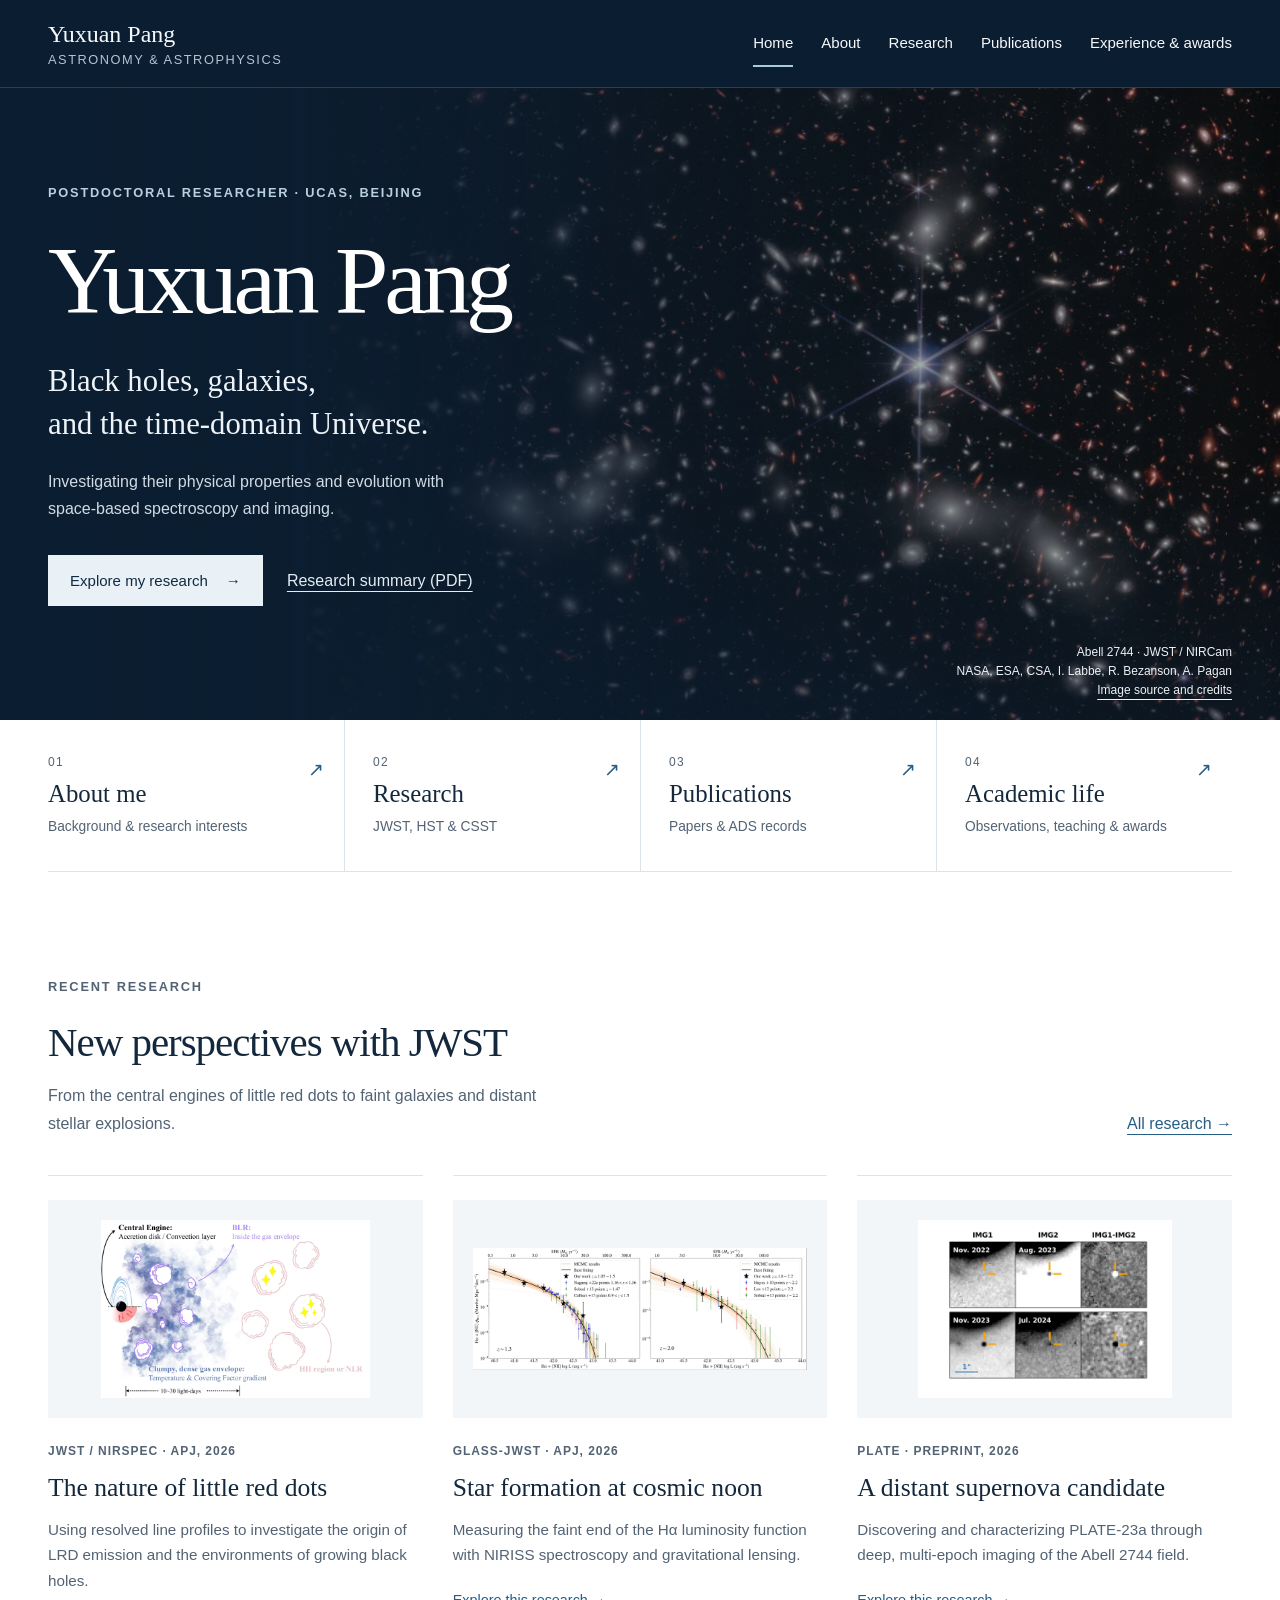
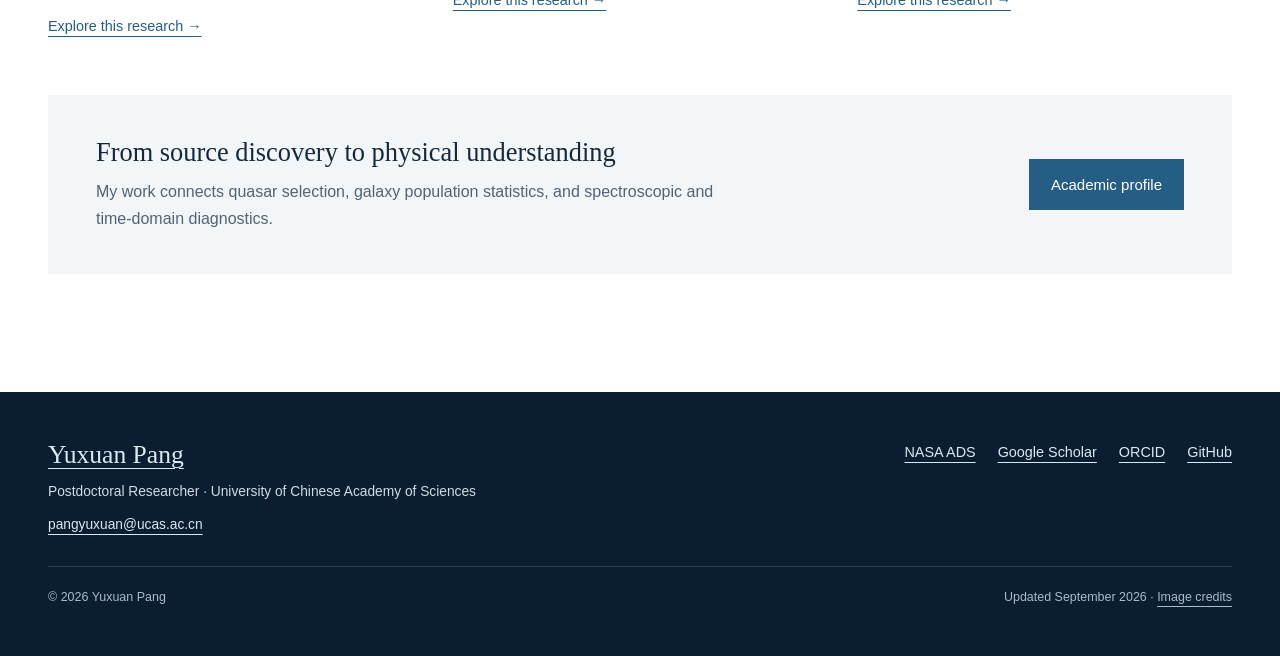
<file: index.html>
<!doctype html>
<html lang="en"><head><meta charset="utf-8"><meta name="viewport" content="width=device-width,initial-scale=1">
<title>Astronomy &amp; Astrophysics | Yuxuan Pang</title><meta name="description" content="Yuxuan Pang, postdoctoral researcher at UCAS. Research on black holes, galaxies and transients with JWST, HST and CSST.">
<meta name="theme-color" content="#0b1d30"><link rel="canonical" href="https://yuxuanpang.github.io/">
<meta property="og:title" content="Astronomy &amp; Astrophysics | Yuxuan Pang"><meta property="og:description" content="Yuxuan Pang, postdoctoral researcher at UCAS. Research on black holes, galaxies and transients with JWST, HST and CSST."><meta property="og:type" content="website"><meta property="og:url" content="https://yuxuanpang.github.io/">
<link rel="icon" href="assets/favicon.svg" type="image/svg+xml"><link rel="stylesheet" href="assets/site.css?v=20260914"><script src="assets/site.js" defer></script>
<script type="application/ld+json">{"@context": "https://schema.org", "@type": "Person", "name": "Yuxuan Pang", "url": "https://yuxuanpang.github.io/", "jobTitle": "Postdoctoral Researcher", "affiliation": {"@type": "CollegeOrUniversity", "name": "University of Chinese Academy of Sciences"}, "sameAs": ["https://orcid.org/0009-0005-3823-9302", "https://scholar.google.com/citations?user=sO5j1L8AAAAJ&hl=en", "https://github.com/yuxuanpang"]}</script></head>
<body class="home"><a class="skip-link" href="#main">Skip to content</a>
<header class="site-header"><div class="wrap header-inner">
<a class="brand" href="index.html">Yuxuan Pang<span>Astronomy &amp; Astrophysics</span></a>
<button class="menu-toggle" aria-controls="navigation" aria-expanded="false" type="button">Menu</button>
<nav class="navigation" id="navigation" aria-label="Main navigation"><a href="index.html" aria-current="page">Home</a><a href="about.html">About</a><a href="research.html">Research</a><a href="publications.html">Publications</a><a href="experience.html">Experience & awards</a></nav></div></header><main id="main"><section class="hero" aria-labelledby="hero-title"><img class="hero-image" src="assets/images/abell2744.webp" width="2200" height="1674" fetchpriority="high" alt="JWST near-infrared view of galaxies and gravitationally lensed arcs in Abell 2744">
<div class="wrap"><div class="hero-content"><p class="eyebrow">Postdoctoral researcher · UCAS, Beijing</p><h1 id="hero-title">Yuxuan Pang</h1>
<p class="lead">Black holes, galaxies,<br>and the time-domain Universe.</p>
<p class="affiliation">Investigating their physical properties and evolution with space-based spectroscopy and imaging.</p>
<div class="actions"><a class="button" href="research.html">Explore my research <span aria-hidden="true">→</span></a><a class="text-link" href="assets/documents/research-summary.pdf">Research summary (PDF)</a></div></div></div>
<p class="image-credit">Abell 2744 · JWST / NIRCam<br>NASA, ESA, CSA, I. Labbe, R. Bezanson, A. Pagan<br><a href="credits.html">Image source and credits</a></p></section>
<nav class="wrap section-index" aria-label="Explore the website"><a class="index-link" href="about.html"><span class="number">01</span><strong>About me</strong><span class="index-description">Background & research interests</span><span class="arrow" aria-hidden="true">↗</span></a><a class="index-link" href="research.html"><span class="number">02</span><strong>Research</strong><span class="index-description">JWST, HST & CSST</span><span class="arrow" aria-hidden="true">↗</span></a><a class="index-link" href="publications.html"><span class="number">03</span><strong>Publications</strong><span class="index-description">Papers & ADS records</span><span class="arrow" aria-hidden="true">↗</span></a><a class="index-link" href="experience.html"><span class="number">04</span><strong>Academic life</strong><span class="index-description">Observations, teaching & awards</span><span class="arrow" aria-hidden="true">↗</span></a></nav><section class="wrap section-space"><div class="section-top"><div><p class="eyebrow">Recent research</p><h2>New perspectives with JWST</h2><p>From the central engines of little red dots to faint galaxies and distant stellar explosions.</p></div><a href="research.html">All research →</a></div><div class="research-grid"><article class="research-card"><figure><img src="assets/images/lrd-envelope.webp" alt="Schematic clumpy gas envelope proposed for little red dots" loading="lazy" width="700" height="480"></figure><p class="eyebrow">JWST / NIRSpec · ApJ, 2026</p><h3><a href="research.html#lrd">The nature of little red dots</a></h3><p>Using resolved line profiles to investigate the origin of LRD emission and the environments of growing black holes.</p><a class="text-link" href="research.html#lrd">Explore this research →</a></article><article class="research-card"><figure><img src="assets/images/glass-halpha.webp" alt="H-alpha luminosity functions in two redshift bins" loading="lazy" width="700" height="480"></figure><p class="eyebrow">GLASS-JWST · ApJ, 2026</p><h3><a href="research.html#glass">Star formation at cosmic noon</a></h3><p>Measuring the faint end of the Hα luminosity function with NIRISS spectroscopy and gravitational lensing.</p><a class="text-link" href="research.html#glass">Explore this research →</a></article><article class="research-card"><figure><img src="assets/images/plate-discovery.webp" alt="Difference images showing the rise and decline of PLATE-23a" loading="lazy" width="700" height="480"></figure><p class="eyebrow">PLATE · Preprint, 2026</p><h3><a href="research.html#plate">A distant supernova candidate</a></h3><p>Discovering and characterizing PLATE-23a through deep, multi-epoch imaging of the Abell 2744 field.</p><a class="text-link" href="research.html#plate">Explore this research →</a></article></div><div class="callout"><div><h3>From source discovery to physical understanding</h3><p>My work connects quasar selection, galaxy population statistics, and spectroscopic and time-domain diagnostics.</p></div><a class="button" href="about.html">Academic profile</a></div></section></main><footer class="site-footer"><div class="wrap"><div class="footer-top">
<div><a class="footer-name" href="about.html">Yuxuan Pang</a><p>Postdoctoral Researcher · University of Chinese Academy of Sciences</p>
<p><a href="mailto:pangyuxuan@ucas.ac.cn">pangyuxuan@ucas.ac.cn</a></p></div>
<div class="footer-links"><a href="https://ui.adsabs.harvard.edu/search/q=orcid%3A0009-0005-3823-9302&sort=date%20desc">NASA ADS</a><a href="https://scholar.google.com/citations?user=sO5j1L8AAAAJ&hl=en">Google Scholar</a><a href="https://orcid.org/0009-0005-3823-9302">ORCID</a><a href="https://github.com/yuxuanpang">GitHub</a></div></div>
<div class="footer-bottom"><span>© 2026 Yuxuan Pang</span><span>Updated September 2026 · <a href="credits.html">Image credits</a></span></div></div></footer></body></html>
</file>
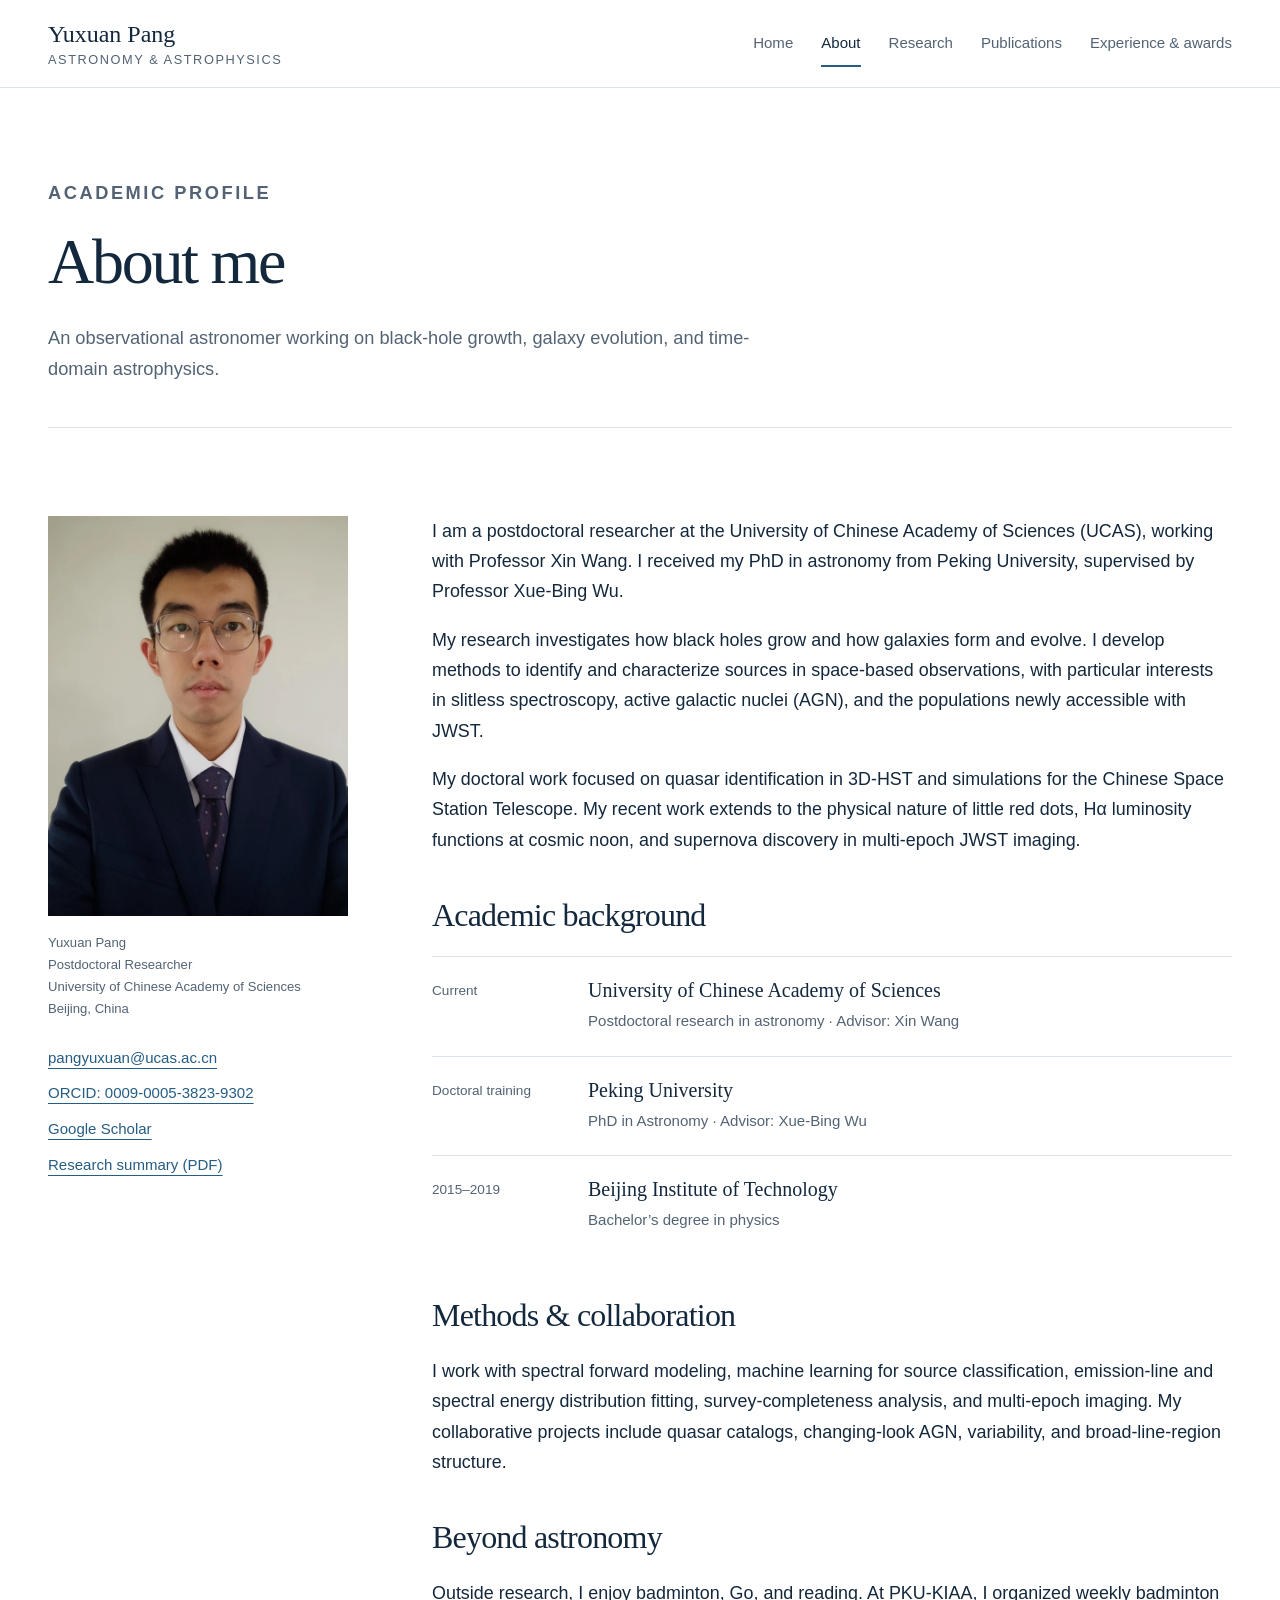
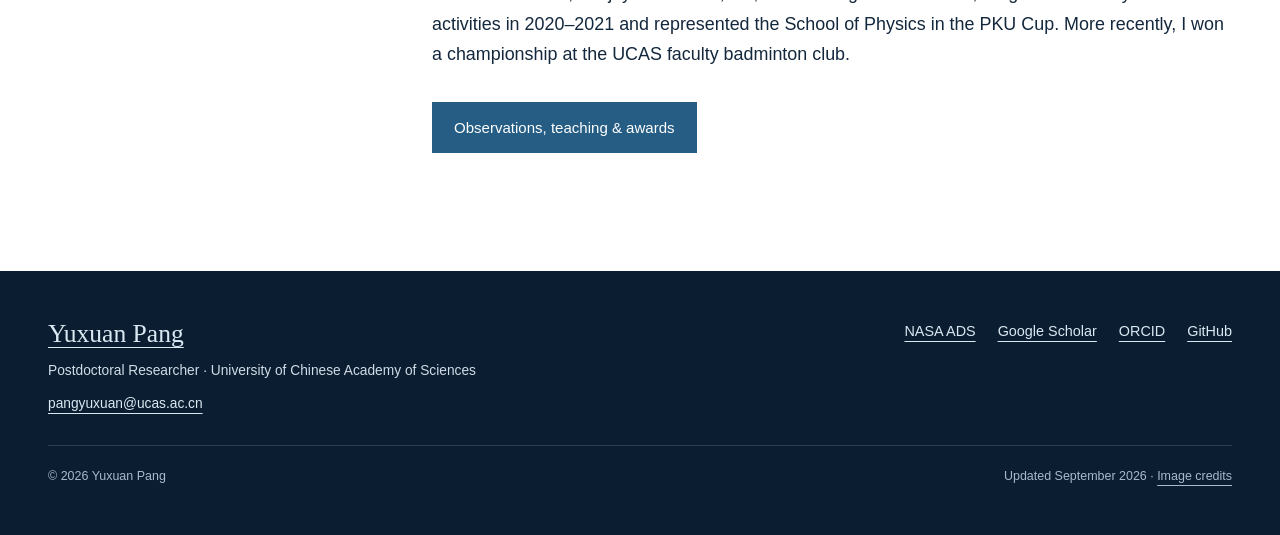
<file: about.html>
<!doctype html>
<html lang="en"><head><meta charset="utf-8"><meta name="viewport" content="width=device-width,initial-scale=1">
<title>About | Yuxuan Pang</title><meta name="description" content="Academic profile, research interests and background of Yuxuan Pang, postdoctoral researcher at UCAS.">
<meta name="theme-color" content="#0b1d30"><link rel="canonical" href="https://yuxuanpang.github.io/about.html">
<meta property="og:title" content="About | Yuxuan Pang"><meta property="og:description" content="Academic profile, research interests and background of Yuxuan Pang, postdoctoral researcher at UCAS."><meta property="og:type" content="website"><meta property="og:url" content="https://yuxuanpang.github.io/about.html">
<link rel="icon" href="assets/favicon.svg" type="image/svg+xml"><link rel="stylesheet" href="assets/site.css?v=20260914"><script src="assets/site.js" defer></script>
<script type="application/ld+json">{"@context": "https://schema.org", "@type": "Person", "name": "Yuxuan Pang", "url": "https://yuxuanpang.github.io/", "jobTitle": "Postdoctoral Researcher", "affiliation": {"@type": "CollegeOrUniversity", "name": "University of Chinese Academy of Sciences"}, "sameAs": ["https://orcid.org/0009-0005-3823-9302", "https://scholar.google.com/citations?user=sO5j1L8AAAAJ&hl=en", "https://github.com/yuxuanpang"]}</script></head>
<body><a class="skip-link" href="#main">Skip to content</a>
<header class="site-header"><div class="wrap header-inner">
<a class="brand" href="index.html">Yuxuan Pang<span>Astronomy &amp; Astrophysics</span></a>
<button class="menu-toggle" aria-controls="navigation" aria-expanded="false" type="button">Menu</button>
<nav class="navigation" id="navigation" aria-label="Main navigation"><a href="index.html">Home</a><a href="about.html" aria-current="page">About</a><a href="research.html">Research</a><a href="publications.html">Publications</a><a href="experience.html">Experience & awards</a></nav></div></header><main id="main"><div class="wrap"><section class="page-intro"><p class="eyebrow">Academic profile</p><h1>About me</h1><p>An observational astronomer working on black-hole growth, galaxy evolution, and time-domain astrophysics.</p></section></div><section class="wrap section-space profile-grid"><aside class="profile-sidebar"><img class="profile-photo" src="assets/images/yuxuan-pang.webp" width="674" height="900" alt="Portrait of Yuxuan Pang">
<p class="profile-caption">Yuxuan Pang<br>Postdoctoral Researcher<br>University of Chinese Academy of Sciences<br>Beijing, China</p><div class="contact-list"><a href="mailto:pangyuxuan@ucas.ac.cn">pangyuxuan@ucas.ac.cn</a><a href="https://orcid.org/0009-0005-3823-9302">ORCID: 0009-0005-3823-9302</a><a href="https://scholar.google.com/citations?user=sO5j1L8AAAAJ&hl=en">Google Scholar</a><a href="assets/documents/research-summary.pdf">Research summary (PDF)</a></div></aside>
<div class="profile-content"><p>I am a postdoctoral researcher at the University of Chinese Academy of Sciences (UCAS), working with Professor Xin Wang. I received my PhD in astronomy from Peking University, supervised by Professor Xue-Bing Wu.</p>
<p>My research investigates how black holes grow and how galaxies form and evolve. I develop methods to identify and characterize sources in space-based observations, with particular interests in slitless spectroscopy, active galactic nuclei (AGN), and the populations newly accessible with JWST.</p>
<p>My doctoral work focused on quasar identification in 3D-HST and simulations for the Chinese Space Station Telescope. My recent work extends to the physical nature of little red dots, Hα luminosity functions at cosmic noon, and supernova discovery in multi-epoch JWST imaging.</p>
<h2>Academic background</h2><ol class="timeline"><li><span class="date">Current</span><div><h3>University of Chinese Academy of Sciences</h3><p>Postdoctoral research in astronomy · Advisor: Xin Wang</p></div></li><li><span class="date">Doctoral training</span><div><h3>Peking University</h3><p>PhD in Astronomy · Advisor: Xue-Bing Wu</p></div></li><li><span class="date">2015–2019</span><div><h3>Beijing Institute of Technology</h3><p>Bachelor’s degree in physics</p></div></li></ol>
<h2>Methods & collaboration</h2><p>I work with spectral forward modeling, machine learning for source classification, emission-line and spectral energy distribution fitting, survey-completeness analysis, and multi-epoch imaging. My collaborative projects include quasar catalogs, changing-look AGN, variability, and broad-line-region structure.</p>
<h2>Beyond astronomy</h2><p>Outside research, I enjoy badminton, Go, and reading. At PKU-KIAA, I organized weekly badminton activities in 2020–2021 and represented the School of Physics in the PKU Cup. More recently, I won a championship at the UCAS faculty badminton club.</p><div class="actions"><a class="button" href="experience.html">Observations, teaching & awards</a></div></div></section></main><footer class="site-footer"><div class="wrap"><div class="footer-top">
<div><a class="footer-name" href="about.html">Yuxuan Pang</a><p>Postdoctoral Researcher · University of Chinese Academy of Sciences</p>
<p><a href="mailto:pangyuxuan@ucas.ac.cn">pangyuxuan@ucas.ac.cn</a></p></div>
<div class="footer-links"><a href="https://ui.adsabs.harvard.edu/search/q=orcid%3A0009-0005-3823-9302&sort=date%20desc">NASA ADS</a><a href="https://scholar.google.com/citations?user=sO5j1L8AAAAJ&hl=en">Google Scholar</a><a href="https://orcid.org/0009-0005-3823-9302">ORCID</a><a href="https://github.com/yuxuanpang">GitHub</a></div></div>
<div class="footer-bottom"><span>© 2026 Yuxuan Pang</span><span>Updated September 2026 · <a href="credits.html">Image credits</a></span></div></div></footer></body></html>
</file>
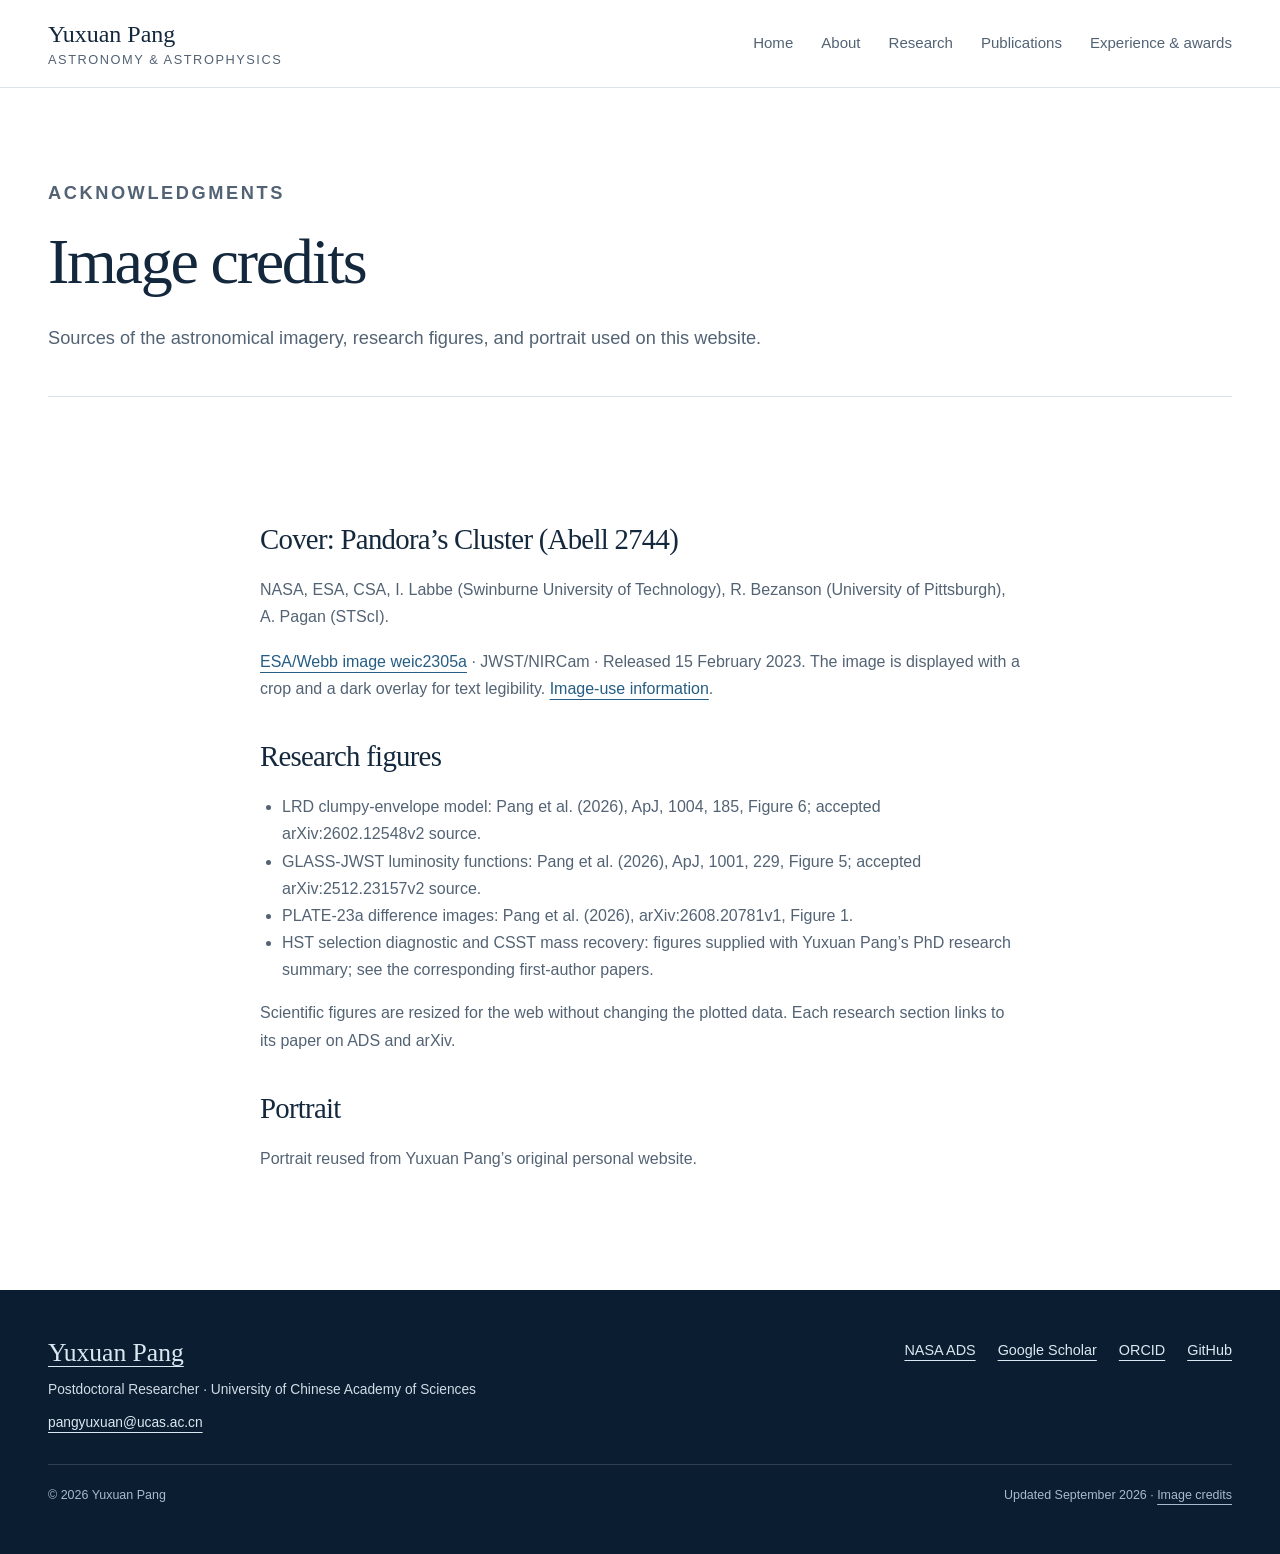
<file: credits.html>
<!doctype html>
<html lang="en"><head><meta charset="utf-8"><meta name="viewport" content="width=device-width,initial-scale=1">
<title>Image Credits | Yuxuan Pang</title><meta name="description" content="Image sources and acknowledgments for Yuxuan Pang’s academic website.">
<meta name="theme-color" content="#0b1d30"><link rel="canonical" href="https://yuxuanpang.github.io/credits.html">
<meta property="og:title" content="Image Credits | Yuxuan Pang"><meta property="og:description" content="Image sources and acknowledgments for Yuxuan Pang’s academic website."><meta property="og:type" content="website"><meta property="og:url" content="https://yuxuanpang.github.io/credits.html">
<link rel="icon" href="assets/favicon.svg" type="image/svg+xml"><link rel="stylesheet" href="assets/site.css?v=20260914"><script src="assets/site.js" defer></script>
<script type="application/ld+json">{"@context": "https://schema.org", "@type": "Person", "name": "Yuxuan Pang", "url": "https://yuxuanpang.github.io/", "jobTitle": "Postdoctoral Researcher", "affiliation": {"@type": "CollegeOrUniversity", "name": "University of Chinese Academy of Sciences"}, "sameAs": ["https://orcid.org/0009-0005-3823-9302", "https://scholar.google.com/citations?user=sO5j1L8AAAAJ&hl=en", "https://github.com/yuxuanpang"]}</script></head>
<body><a class="skip-link" href="#main">Skip to content</a>
<header class="site-header"><div class="wrap header-inner">
<a class="brand" href="index.html">Yuxuan Pang<span>Astronomy &amp; Astrophysics</span></a>
<button class="menu-toggle" aria-controls="navigation" aria-expanded="false" type="button">Menu</button>
<nav class="navigation" id="navigation" aria-label="Main navigation"><a href="index.html">Home</a><a href="about.html">About</a><a href="research.html">Research</a><a href="publications.html">Publications</a><a href="experience.html">Experience & awards</a></nav></div></header><main id="main"><div class="wrap"><section class="page-intro"><p class="eyebrow">Acknowledgments</p><h1>Image credits</h1><p>Sources of the astronomical imagery, research figures, and portrait used on this website.</p></section></div><section class="wrap section-space credits"><h2>Cover: Pandora’s Cluster (Abell 2744)</h2><p>NASA, ESA, CSA, I. Labbe (Swinburne University of Technology), R. Bezanson (University of Pittsburgh), A. Pagan (STScI).</p><p><a href="https://esawebb.org/images/weic2305a/">ESA/Webb image weic2305a</a> · JWST/NIRCam · Released 15 February 2023. The image is displayed with a crop and a dark overlay for text legibility. <a href="https://esawebb.org/copyright/">Image-use information</a>.</p><h2>Research figures</h2><ul>
<li>LRD clumpy-envelope model: Pang et al. (2026), ApJ, 1004, 185, Figure 6; accepted arXiv:2602.12548v2 source.</li>
<li>GLASS-JWST luminosity functions: Pang et al. (2026), ApJ, 1001, 229, Figure 5; accepted arXiv:2512.23157v2 source.</li>
<li>PLATE-23a difference images: Pang et al. (2026), arXiv:2608.20781v1, Figure 1.</li>
<li>HST selection diagnostic and CSST mass recovery: figures supplied with Yuxuan Pang’s PhD research summary; see the corresponding first-author papers.</li></ul><p>Scientific figures are resized for the web without changing the plotted data. Each research section links to its paper on ADS and arXiv.</p><h2>Portrait</h2><p>Portrait reused from Yuxuan Pang’s original personal website.</p></section></main><footer class="site-footer"><div class="wrap"><div class="footer-top">
<div><a class="footer-name" href="about.html">Yuxuan Pang</a><p>Postdoctoral Researcher · University of Chinese Academy of Sciences</p>
<p><a href="mailto:pangyuxuan@ucas.ac.cn">pangyuxuan@ucas.ac.cn</a></p></div>
<div class="footer-links"><a href="https://ui.adsabs.harvard.edu/search/q=orcid%3A0009-0005-3823-9302&sort=date%20desc">NASA ADS</a><a href="https://scholar.google.com/citations?user=sO5j1L8AAAAJ&hl=en">Google Scholar</a><a href="https://orcid.org/0009-0005-3823-9302">ORCID</a><a href="https://github.com/yuxuanpang">GitHub</a></div></div>
<div class="footer-bottom"><span>© 2026 Yuxuan Pang</span><span>Updated September 2026 · <a href="credits.html">Image credits</a></span></div></div></footer></body></html>
</file>
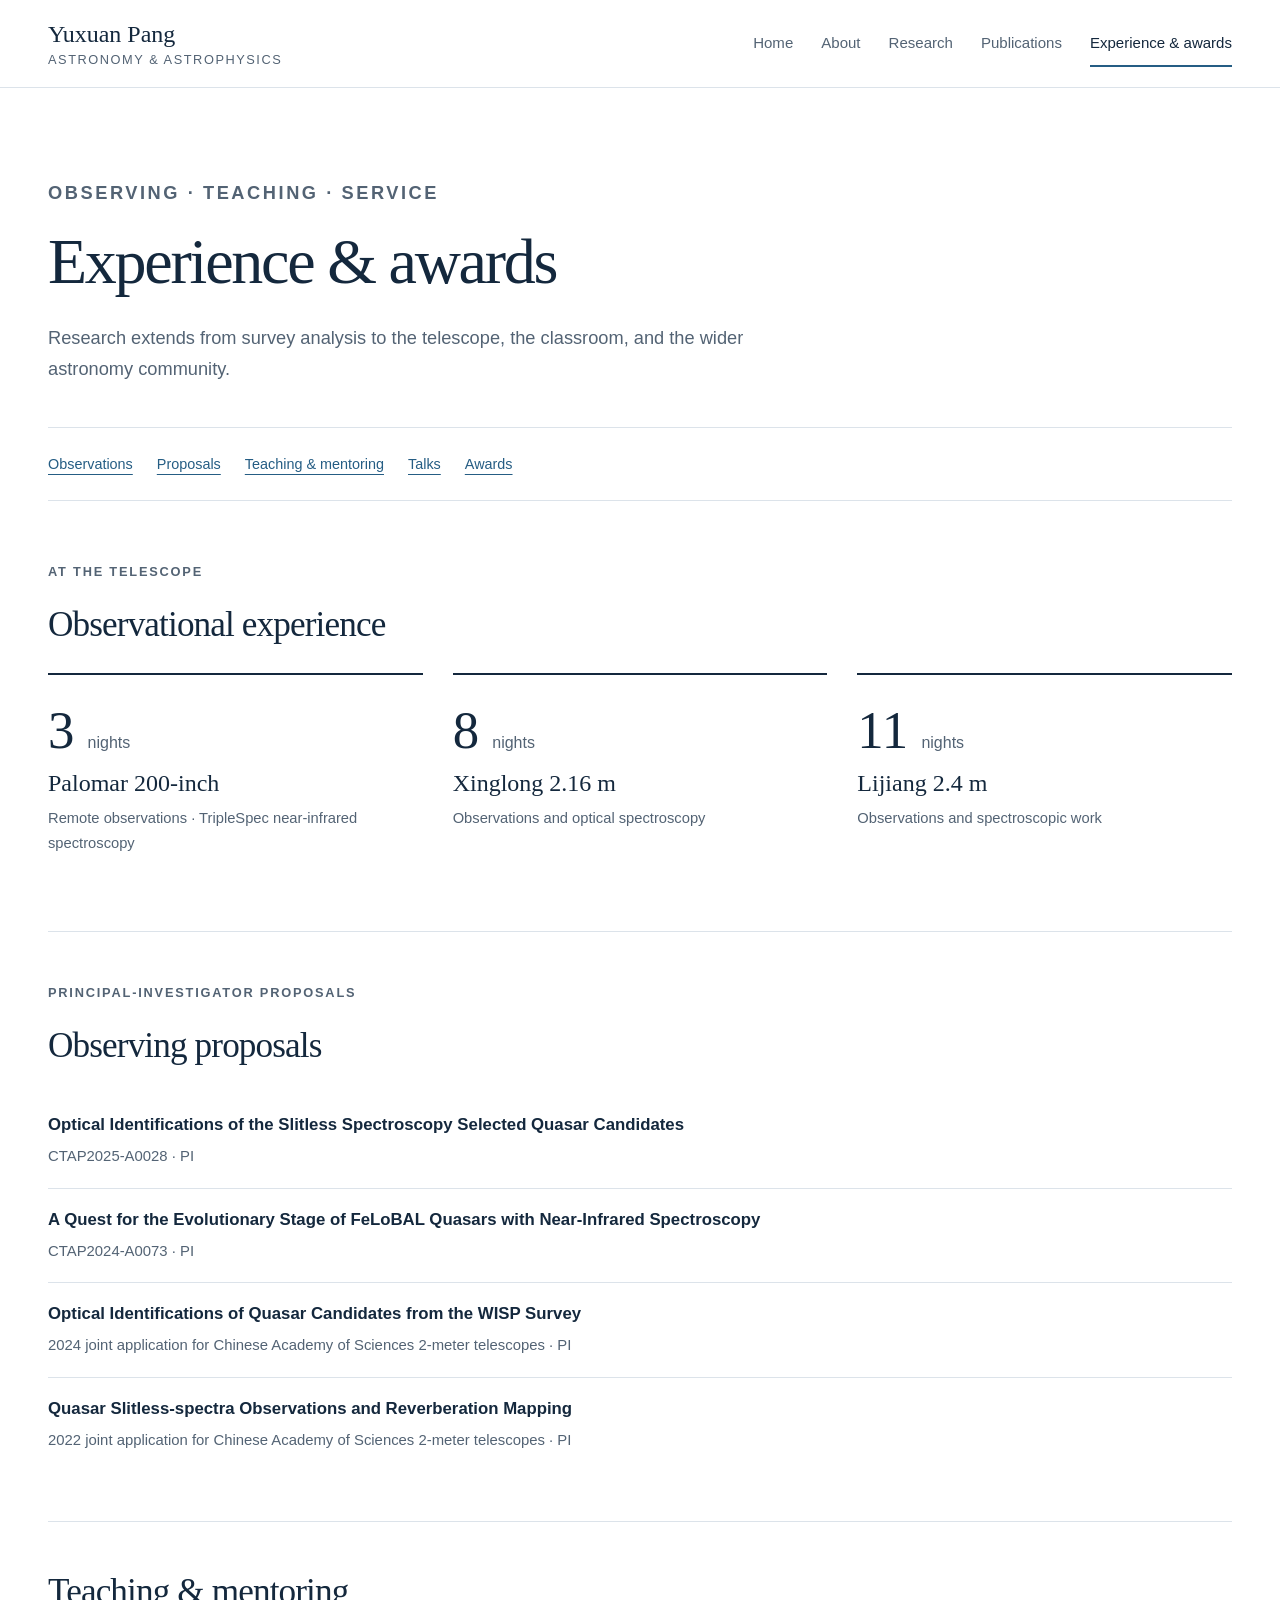
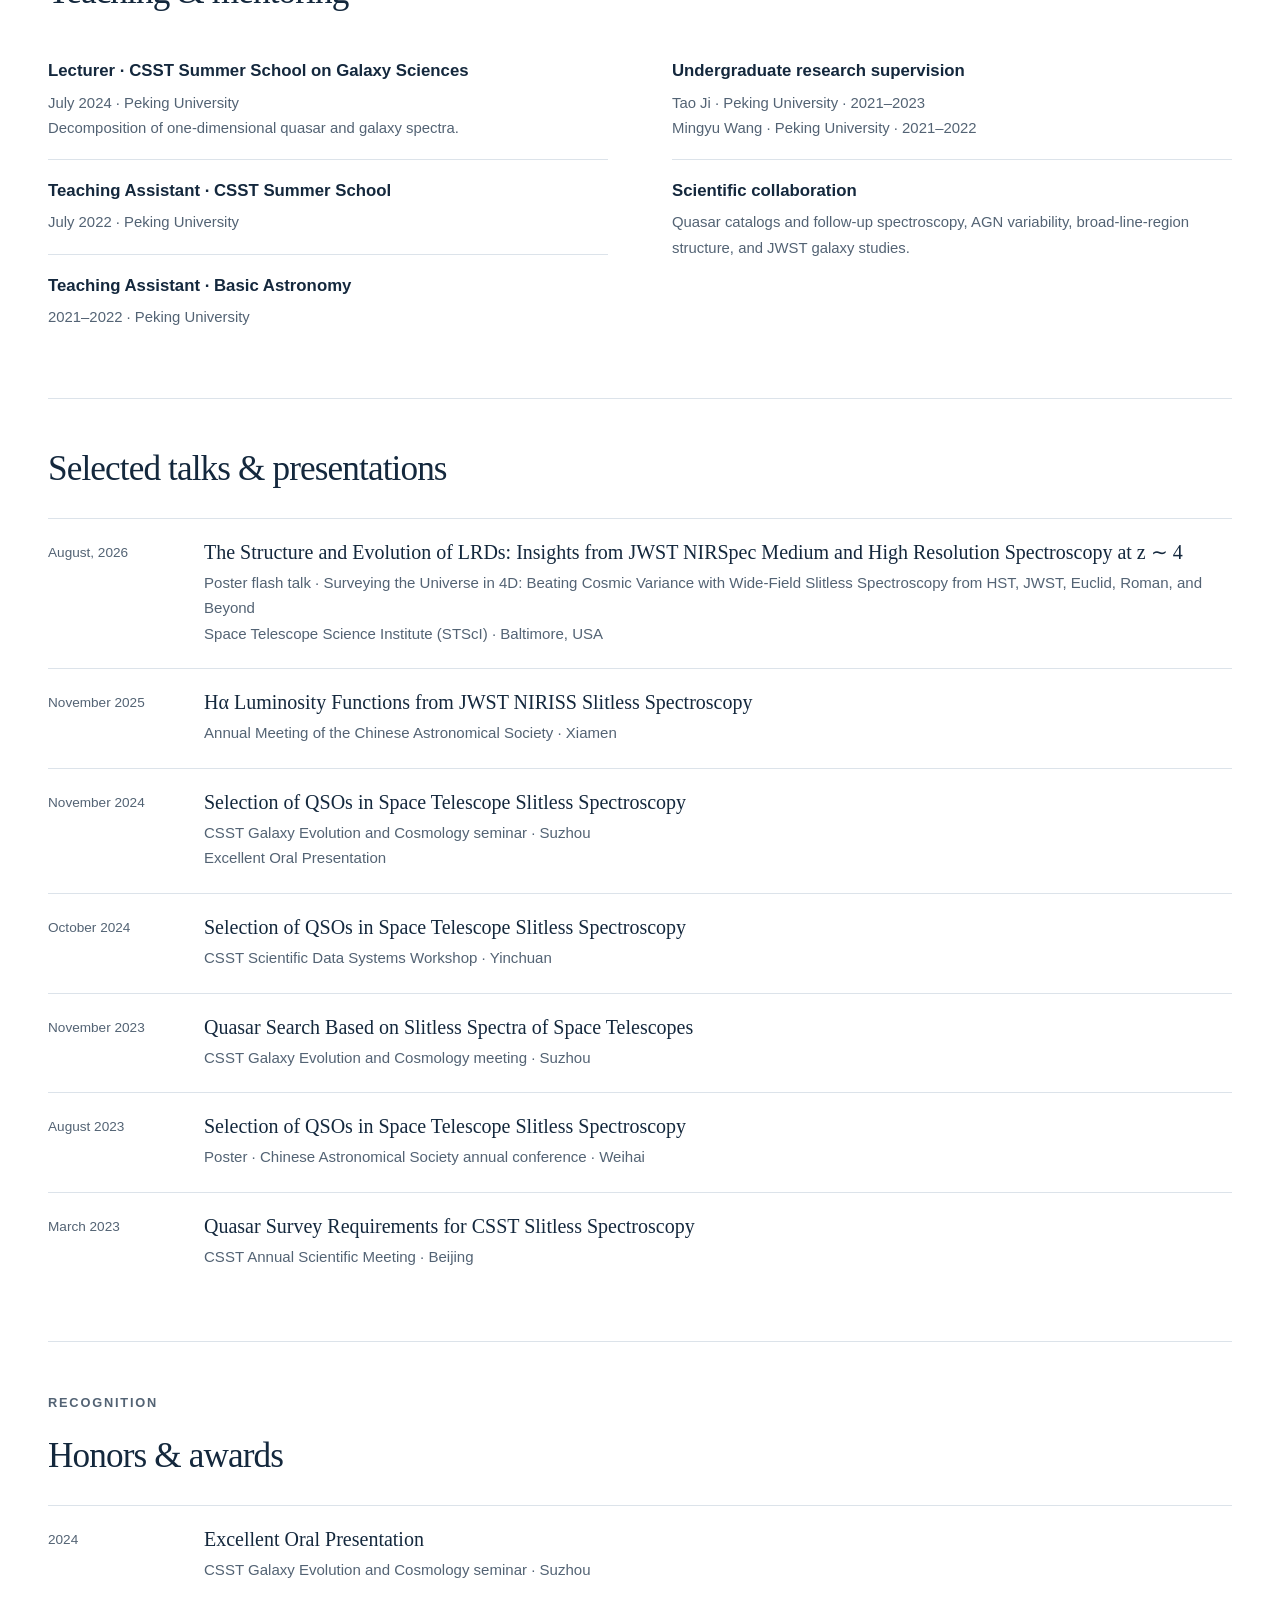
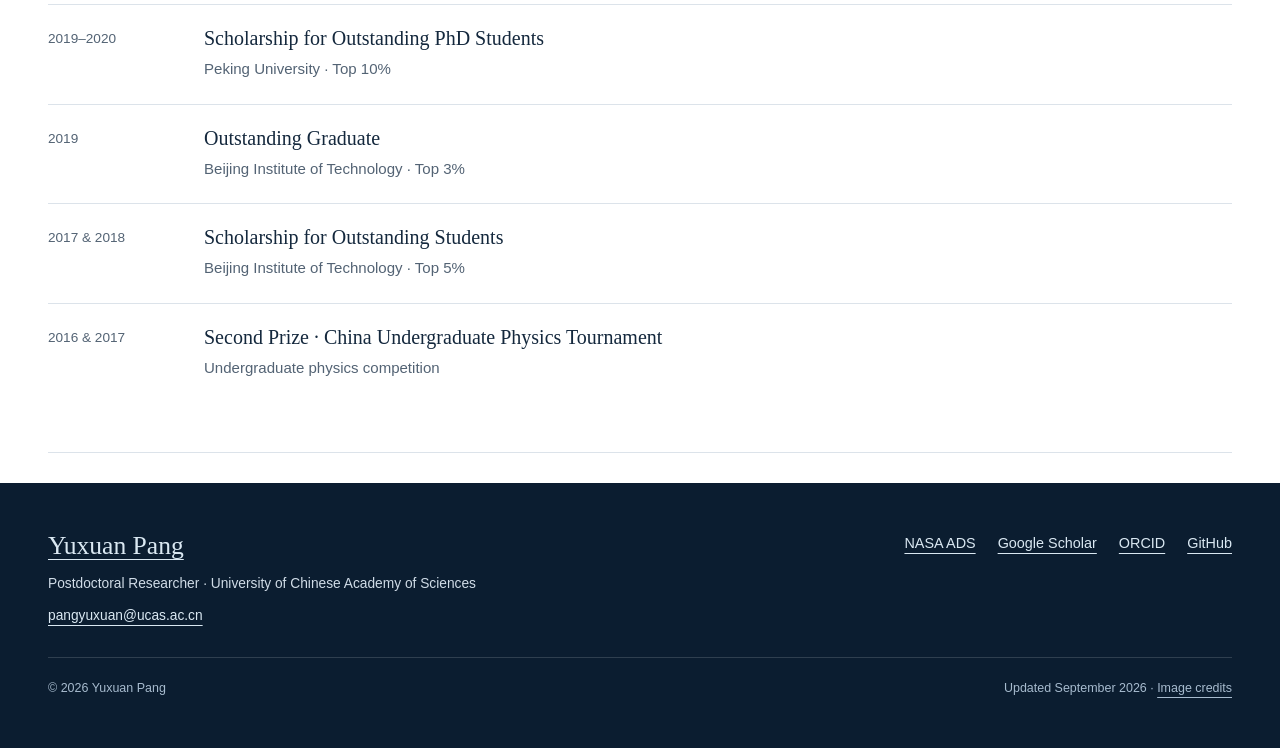
<file: experience.html>
<!doctype html>
<html lang="en"><head><meta charset="utf-8"><meta name="viewport" content="width=device-width,initial-scale=1">
<title>Experience &amp; Awards | Yuxuan Pang</title><meta name="description" content="Observations, PI proposals, teaching, mentoring, conference presentations and awards of Yuxuan Pang.">
<meta name="theme-color" content="#0b1d30"><link rel="canonical" href="https://yuxuanpang.github.io/experience.html">
<meta property="og:title" content="Experience &amp; Awards | Yuxuan Pang"><meta property="og:description" content="Observations, PI proposals, teaching, mentoring, conference presentations and awards of Yuxuan Pang."><meta property="og:type" content="website"><meta property="og:url" content="https://yuxuanpang.github.io/experience.html">
<link rel="icon" href="assets/favicon.svg" type="image/svg+xml"><link rel="stylesheet" href="assets/site.css?v=20260914"><script src="assets/site.js" defer></script>
<script type="application/ld+json">{"@context": "https://schema.org", "@type": "Person", "name": "Yuxuan Pang", "url": "https://yuxuanpang.github.io/", "jobTitle": "Postdoctoral Researcher", "affiliation": {"@type": "CollegeOrUniversity", "name": "University of Chinese Academy of Sciences"}, "sameAs": ["https://orcid.org/0009-0005-3823-9302", "https://scholar.google.com/citations?user=sO5j1L8AAAAJ&hl=en", "https://github.com/yuxuanpang"]}</script></head>
<body><a class="skip-link" href="#main">Skip to content</a>
<header class="site-header"><div class="wrap header-inner">
<a class="brand" href="index.html">Yuxuan Pang<span>Astronomy &amp; Astrophysics</span></a>
<button class="menu-toggle" aria-controls="navigation" aria-expanded="false" type="button">Menu</button>
<nav class="navigation" id="navigation" aria-label="Main navigation"><a href="index.html">Home</a><a href="about.html">About</a><a href="research.html">Research</a><a href="publications.html">Publications</a><a href="experience.html" aria-current="page">Experience & awards</a></nav></div></header><main id="main"><div class="wrap"><section class="page-intro"><p class="eyebrow">Observing · Teaching · Service</p><h1>Experience & awards</h1><p>Research extends from survey analysis to the telescope, the classroom, and the wider astronomy community.</p></section></div><div class="wrap"><nav class="research-jump experience-nav" aria-label="Academic experience"><a href="#observing">Observations</a><a href="#proposals">Proposals</a><a href="#teaching">Teaching & mentoring</a><a href="#talks">Talks</a><a href="#awards">Awards</a></nav>
<section class="experience-block" id="observing"><p class="eyebrow">At the telescope</p><h2>Observational experience</h2><div class="observatories">
<article class="observatory"><strong>3 <span>nights</span></strong><h3>Palomar 200-inch</h3><p>Remote observations · TripleSpec near-infrared spectroscopy</p></article>
<article class="observatory"><strong>8 <span>nights</span></strong><h3>Xinglong 2.16 m</h3><p>Observations and optical spectroscopy</p></article>
<article class="observatory"><strong>11 <span>nights</span></strong><h3>Lijiang 2.4 m</h3><p>Observations and spectroscopic work</p></article></div></section>
<section class="experience-block" id="proposals"><p class="eyebrow">Principal-investigator proposals</p><h2>Observing proposals</h2><ul class="plain-list">
<li><h3>Optical Identifications of the Slitless Spectroscopy Selected Quasar Candidates</h3><p>CTAP2025-A0028 · PI</p></li>
<li><h3>A Quest for the Evolutionary Stage of FeLoBAL Quasars with Near-Infrared Spectroscopy</h3><p>CTAP2024-A0073 · PI</p></li>
<li><h3>Optical Identifications of Quasar Candidates from the WISP Survey</h3><p>2024 joint application for Chinese Academy of Sciences 2-meter telescopes · PI</p></li>
<li><h3>Quasar Slitless-spectra Observations and Reverberation Mapping</h3><p>2022 joint application for Chinese Academy of Sciences 2-meter telescopes · PI</p></li></ul></section>
<section class="experience-block" id="teaching"><h2>Teaching & mentoring</h2><div class="details-grid"><ul class="plain-list"><li><h3>Lecturer · CSST Summer School on Galaxy Sciences</h3><p>July 2024 · Peking University<br>Decomposition of one-dimensional quasar and galaxy spectra.</p></li><li><h3>Teaching Assistant · CSST Summer School</h3><p>July 2022 · Peking University</p></li><li><h3>Teaching Assistant · Basic Astronomy</h3><p>2021–2022 · Peking University</p></li></ul><ul class="plain-list"><li><h3>Undergraduate research supervision</h3><p>Tao Ji · Peking University · 2021–2023<br>Mingyu Wang · Peking University · 2021–2022</p></li><li><h3>Scientific collaboration</h3><p>Quasar catalogs and follow-up spectroscopy, AGN variability, broad-line-region structure, and JWST galaxy studies.</p></li></ul></div></section>
<section class="experience-block" id="talks"><h2>Selected talks & presentations</h2><ol class="timeline">
<li><span class="date">August, 2026</span><div><h3>The Structure and Evolution of LRDs: Insights from JWST NIRSpec Medium and High Resolution Spectroscopy at z ∼ 4</h3><p>Poster flash talk · Surveying the Universe in 4D: Beating Cosmic Variance with Wide-Field Slitless Spectroscopy from HST, JWST, Euclid, Roman, and Beyond<br>Space Telescope Science Institute (STScI) · Baltimore, USA</p></div></li>
<li><span class="date">November 2025</span><div><h3>Hα Luminosity Functions from JWST NIRISS Slitless Spectroscopy</h3><p>Annual Meeting of the Chinese Astronomical Society · Xiamen</p></div></li>
<li><span class="date">November 2024</span><div><h3>Selection of QSOs in Space Telescope Slitless Spectroscopy</h3><p>CSST Galaxy Evolution and Cosmology seminar · Suzhou<br>Excellent Oral Presentation</p></div></li>
<li><span class="date">October 2024</span><div><h3>Selection of QSOs in Space Telescope Slitless Spectroscopy</h3><p>CSST Scientific Data Systems Workshop · Yinchuan</p></div></li>
<li><span class="date">November 2023</span><div><h3>Quasar Search Based on Slitless Spectra of Space Telescopes</h3><p>CSST Galaxy Evolution and Cosmology meeting · Suzhou</p></div></li>
<li><span class="date">August 2023</span><div><h3>Selection of QSOs in Space Telescope Slitless Spectroscopy</h3><p>Poster · Chinese Astronomical Society annual conference · Weihai</p></div></li>
<li><span class="date">March 2023</span><div><h3>Quasar Survey Requirements for CSST Slitless Spectroscopy</h3><p>CSST Annual Scientific Meeting · Beijing</p></div></li></ol></section>
<section class="experience-block" id="awards"><p class="eyebrow">Recognition</p><h2>Honors & awards</h2><ol class="timeline">
<li><span class="date">2024</span><div><h3>Excellent Oral Presentation</h3><p>CSST Galaxy Evolution and Cosmology seminar · Suzhou</p></div></li>
<li><span class="date">2019–2020</span><div><h3>Scholarship for Outstanding PhD Students</h3><p>Peking University · Top 10%</p></div></li>
<li><span class="date">2019</span><div><h3>Outstanding Graduate</h3><p>Beijing Institute of Technology · Top 3%</p></div></li>
<li><span class="date">2017 & 2018</span><div><h3>Scholarship for Outstanding Students</h3><p>Beijing Institute of Technology · Top 5%</p></div></li>
<li><span class="date">2016 & 2017</span><div><h3>Second Prize · China Undergraduate Physics Tournament</h3><p>Undergraduate physics competition</p></div></li></ol></section></div></main><footer class="site-footer"><div class="wrap"><div class="footer-top">
<div><a class="footer-name" href="about.html">Yuxuan Pang</a><p>Postdoctoral Researcher · University of Chinese Academy of Sciences</p>
<p><a href="mailto:pangyuxuan@ucas.ac.cn">pangyuxuan@ucas.ac.cn</a></p></div>
<div class="footer-links"><a href="https://ui.adsabs.harvard.edu/search/q=orcid%3A0009-0005-3823-9302&sort=date%20desc">NASA ADS</a><a href="https://scholar.google.com/citations?user=sO5j1L8AAAAJ&hl=en">Google Scholar</a><a href="https://orcid.org/0009-0005-3823-9302">ORCID</a><a href="https://github.com/yuxuanpang">GitHub</a></div></div>
<div class="footer-bottom"><span>© 2026 Yuxuan Pang</span><span>Updated September 2026 · <a href="credits.html">Image credits</a></span></div></div></footer></body></html>
</file>
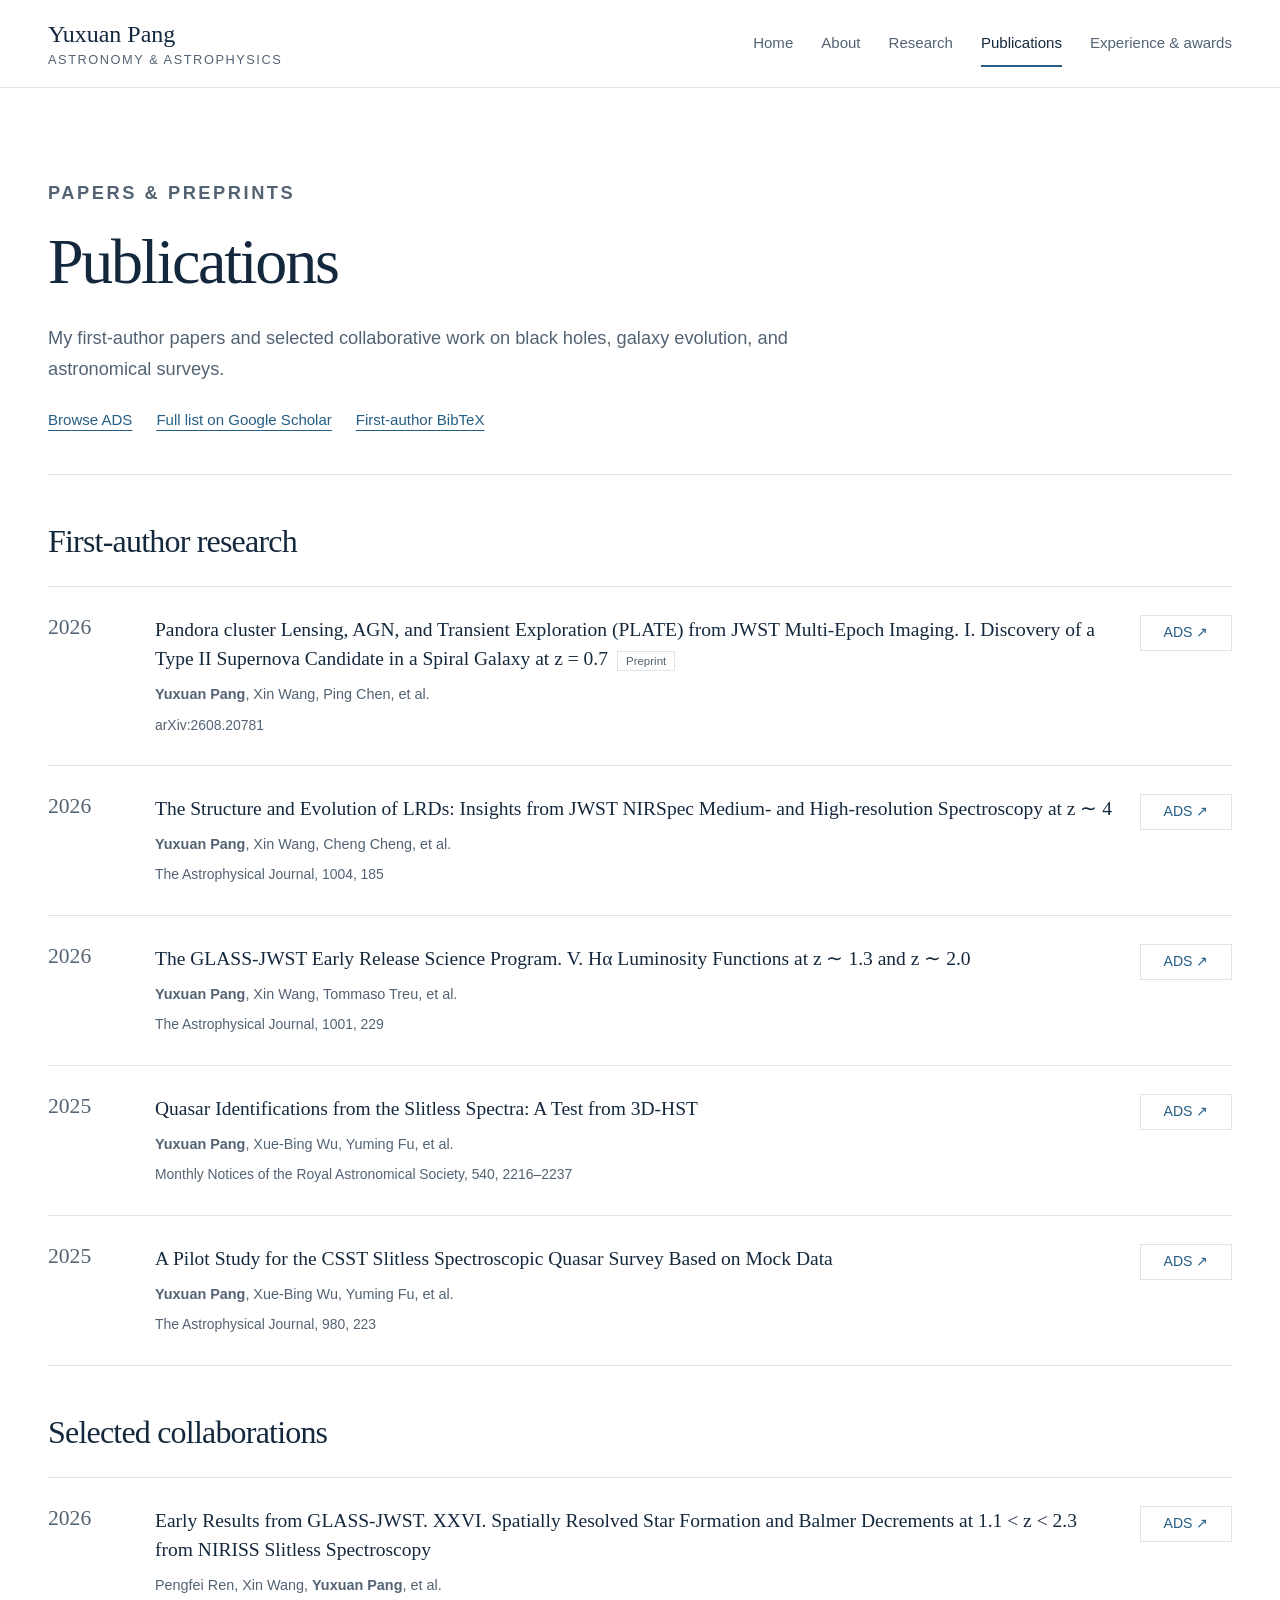
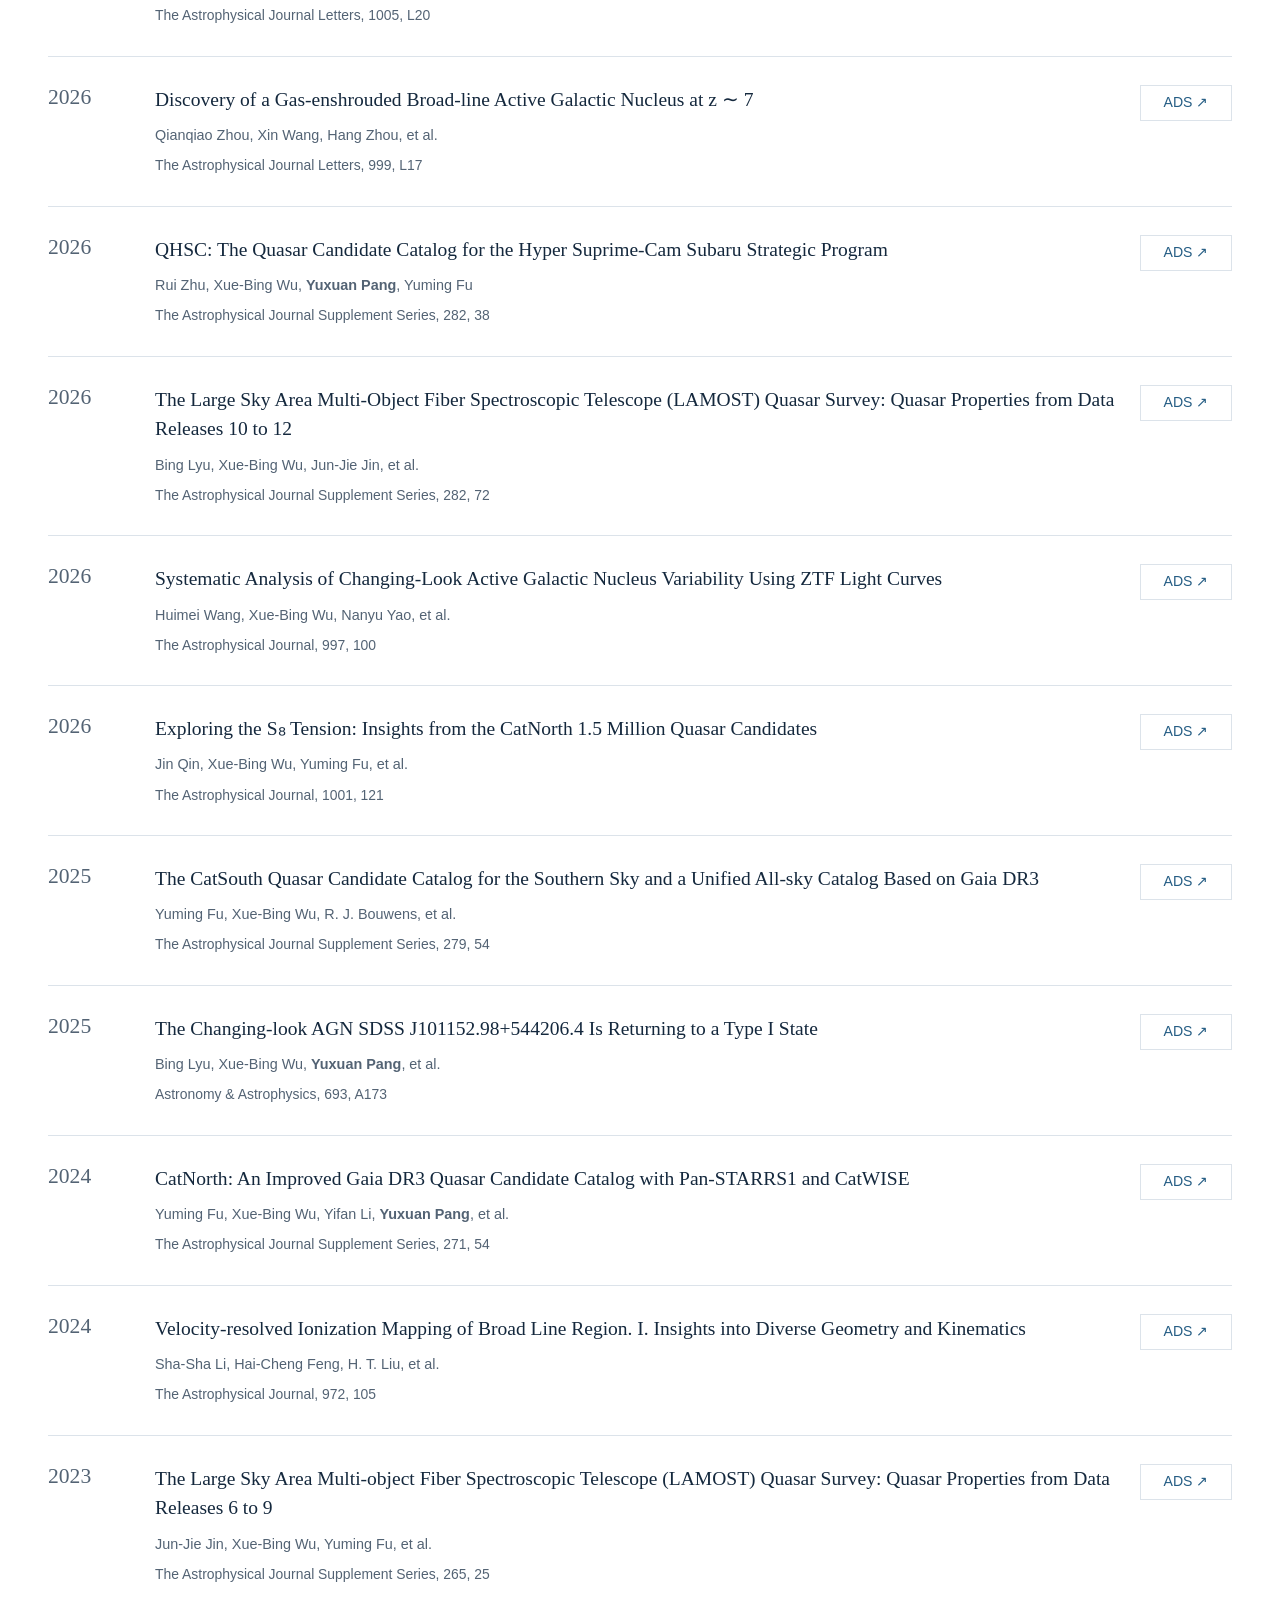
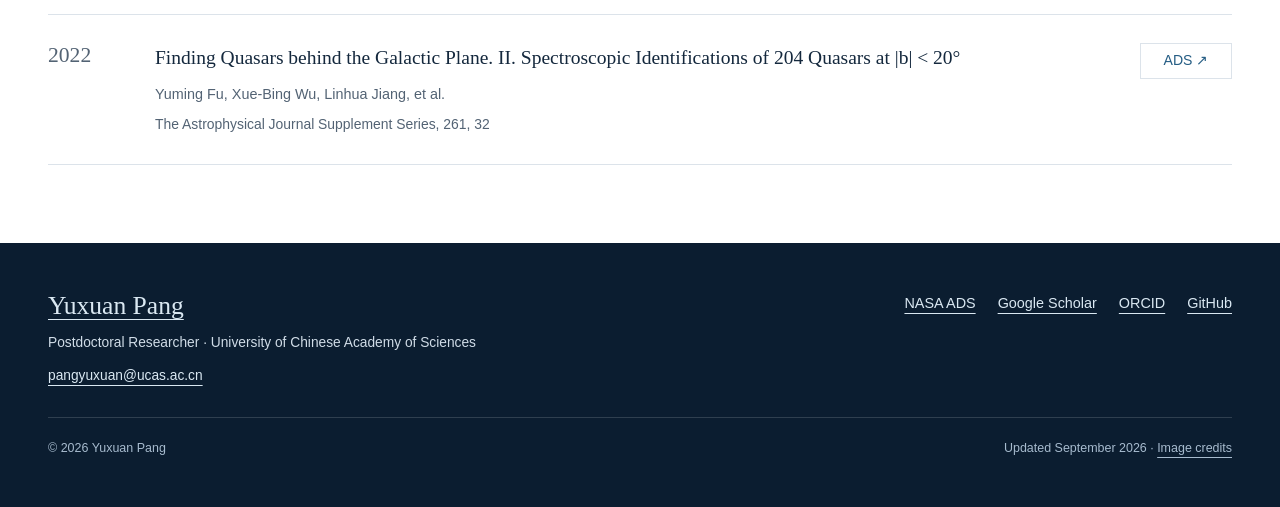
<file: publications.html>
<!doctype html>
<html lang="en"><head><meta charset="utf-8"><meta name="viewport" content="width=device-width,initial-scale=1">
<title>Publications | Yuxuan Pang</title><meta name="description" content="First-author publications and selected collaborations by Yuxuan Pang, with direct NASA ADS links.">
<meta name="theme-color" content="#0b1d30"><link rel="canonical" href="https://yuxuanpang.github.io/publications.html">
<meta property="og:title" content="Publications | Yuxuan Pang"><meta property="og:description" content="First-author publications and selected collaborations by Yuxuan Pang, with direct NASA ADS links."><meta property="og:type" content="website"><meta property="og:url" content="https://yuxuanpang.github.io/publications.html">
<link rel="icon" href="assets/favicon.svg" type="image/svg+xml"><link rel="stylesheet" href="assets/site.css?v=20260914"><script src="assets/site.js" defer></script>
<script type="application/ld+json">{"@context": "https://schema.org", "@type": "Person", "name": "Yuxuan Pang", "url": "https://yuxuanpang.github.io/", "jobTitle": "Postdoctoral Researcher", "affiliation": {"@type": "CollegeOrUniversity", "name": "University of Chinese Academy of Sciences"}, "sameAs": ["https://orcid.org/0009-0005-3823-9302", "https://scholar.google.com/citations?user=sO5j1L8AAAAJ&hl=en", "https://github.com/yuxuanpang"]}</script></head>
<body><a class="skip-link" href="#main">Skip to content</a>
<header class="site-header"><div class="wrap header-inner">
<a class="brand" href="index.html">Yuxuan Pang<span>Astronomy &amp; Astrophysics</span></a>
<button class="menu-toggle" aria-controls="navigation" aria-expanded="false" type="button">Menu</button>
<nav class="navigation" id="navigation" aria-label="Main navigation"><a href="index.html">Home</a><a href="about.html">About</a><a href="research.html">Research</a><a href="publications.html" aria-current="page">Publications</a><a href="experience.html">Experience & awards</a></nav></div></header><main id="main"><div class="wrap"><section class="page-intro"><p class="eyebrow">Papers & preprints</p><h1>Publications</h1><p>My first-author papers and selected collaborative work on black holes, galaxy evolution, and astronomical surveys.</p><div class="actions"><a href="https://ui.adsabs.harvard.edu/search/q=orcid%3A0009-0005-3823-9302&sort=date%20desc">Browse ADS</a><a href="https://scholar.google.com/citations?user=sO5j1L8AAAAJ&hl=en">Full list on Google Scholar</a><a href="assets/documents/first-author-publications.bib" download>First-author BibTeX</a></div></section></div><section class="wrap publication-section" id="first_author"><h2>First-author research</h2><ol class="publication-list"><li class="publication"><span class="pub-year">2026</span><div class="pub-body"><h3><a href="https://ui.adsabs.harvard.edu/abs/arXiv%3A2608.20781/abstract">Pandora cluster Lensing, AGN, and Transient Exploration (PLATE) from JWST Multi-Epoch Imaging. I. Discovery of a Type II Supernova Candidate in a Spiral Galaxy at z = 0.7</a><span class="badge">Preprint</span></h3><p class="pub-authors"><strong>Yuxuan Pang</strong>, Xin Wang, Ping Chen, et al.</p><p class="pub-venue">arXiv:2608.20781</p></div><a class="ads-link" href="https://ui.adsabs.harvard.edu/abs/arXiv%3A2608.20781/abstract" aria-label="NASA ADS: Pandora cluster Lensing, AGN, and Transient Exploration (PLATE) from JWST Multi-Epoch Imaging. I. Discovery of a Type II Supernova Candidate in a Spiral Galaxy at z = 0.7">ADS ↗</a></li><li class="publication"><span class="pub-year">2026</span><div class="pub-body"><h3><a href="https://ui.adsabs.harvard.edu/abs/arXiv%3A2602.12548/abstract">The Structure and Evolution of LRDs: Insights from JWST NIRSpec Medium- and High-resolution Spectroscopy at z ∼ 4</a></h3><p class="pub-authors"><strong>Yuxuan Pang</strong>, Xin Wang, Cheng Cheng, et al.</p><p class="pub-venue">The Astrophysical Journal, 1004, 185</p></div><a class="ads-link" href="https://ui.adsabs.harvard.edu/abs/arXiv%3A2602.12548/abstract" aria-label="NASA ADS: The Structure and Evolution of LRDs: Insights from JWST NIRSpec Medium- and High-resolution Spectroscopy at z ∼ 4">ADS ↗</a></li><li class="publication"><span class="pub-year">2026</span><div class="pub-body"><h3><a href="https://ui.adsabs.harvard.edu/abs/arXiv%3A2512.23157/abstract">The GLASS-JWST Early Release Science Program. V. Hα Luminosity Functions at z ∼ 1.3 and z ∼ 2.0</a></h3><p class="pub-authors"><strong>Yuxuan Pang</strong>, Xin Wang, Tommaso Treu, et al.</p><p class="pub-venue">The Astrophysical Journal, 1001, 229</p></div><a class="ads-link" href="https://ui.adsabs.harvard.edu/abs/arXiv%3A2512.23157/abstract" aria-label="NASA ADS: The GLASS-JWST Early Release Science Program. V. Hα Luminosity Functions at z ∼ 1.3 and z ∼ 2.0">ADS ↗</a></li><li class="publication"><span class="pub-year">2025</span><div class="pub-body"><h3><a href="https://ui.adsabs.harvard.edu/abs/arXiv%3A2505.14025/abstract">Quasar Identifications from the Slitless Spectra: A Test from 3D-HST</a></h3><p class="pub-authors"><strong>Yuxuan Pang</strong>, Xue-Bing Wu, Yuming Fu, et al.</p><p class="pub-venue">Monthly Notices of the Royal Astronomical Society, 540, 2216–2237</p></div><a class="ads-link" href="https://ui.adsabs.harvard.edu/abs/arXiv%3A2505.14025/abstract" aria-label="NASA ADS: Quasar Identifications from the Slitless Spectra: A Test from 3D-HST">ADS ↗</a></li><li class="publication"><span class="pub-year">2025</span><div class="pub-body"><h3><a href="https://ui.adsabs.harvard.edu/abs/arXiv%3A2501.12665/abstract">A Pilot Study for the CSST Slitless Spectroscopic Quasar Survey Based on Mock Data</a></h3><p class="pub-authors"><strong>Yuxuan Pang</strong>, Xue-Bing Wu, Yuming Fu, et al.</p><p class="pub-venue">The Astrophysical Journal, 980, 223</p></div><a class="ads-link" href="https://ui.adsabs.harvard.edu/abs/arXiv%3A2501.12665/abstract" aria-label="NASA ADS: A Pilot Study for the CSST Slitless Spectroscopic Quasar Survey Based on Mock Data">ADS ↗</a></li></ol></section><section class="wrap publication-section" id="collaborations"><h2>Selected collaborations</h2><ol class="publication-list"><li class="publication"><span class="pub-year">2026</span><div class="pub-body"><h3><a href="https://ui.adsabs.harvard.edu/abs/2026ApJ..1005L..20R/abstract">Early Results from GLASS-JWST. XXVI. Spatially Resolved Star Formation and Balmer Decrements at 1.1 &lt; z &lt; 2.3 from NIRISS Slitless Spectroscopy</a></h3><p class="pub-authors">Pengfei Ren, Xin Wang, <strong>Yuxuan Pang</strong>, et al.</p><p class="pub-venue">The Astrophysical Journal Letters, 1005, L20</p></div><a class="ads-link" href="https://ui.adsabs.harvard.edu/abs/2026ApJ..1005L..20R/abstract" aria-label="NASA ADS: Early Results from GLASS-JWST. XXVI. Spatially Resolved Star Formation and Balmer Decrements at 1.1 &lt; z &lt; 2.3 from NIRISS Slitless Spectroscopy">ADS ↗</a></li><li class="publication"><span class="pub-year">2026</span><div class="pub-body"><h3><a href="https://ui.adsabs.harvard.edu/abs/2026ApJ...999L..17Z/abstract">Discovery of a Gas-enshrouded Broad-line Active Galactic Nucleus at z ∼ 7</a></h3><p class="pub-authors">Qianqiao Zhou, Xin Wang, Hang Zhou, et al.</p><p class="pub-venue">The Astrophysical Journal Letters, 999, L17</p></div><a class="ads-link" href="https://ui.adsabs.harvard.edu/abs/2026ApJ...999L..17Z/abstract" aria-label="NASA ADS: Discovery of a Gas-enshrouded Broad-line Active Galactic Nucleus at z ∼ 7">ADS ↗</a></li><li class="publication"><span class="pub-year">2026</span><div class="pub-body"><h3><a href="https://ui.adsabs.harvard.edu/abs/2026ApJS..282...38Z/abstract">QHSC: The Quasar Candidate Catalog for the Hyper Suprime-Cam Subaru Strategic Program</a></h3><p class="pub-authors">Rui Zhu, Xue-Bing Wu, <strong>Yuxuan Pang</strong>, Yuming Fu</p><p class="pub-venue">The Astrophysical Journal Supplement Series, 282, 38</p></div><a class="ads-link" href="https://ui.adsabs.harvard.edu/abs/2026ApJS..282...38Z/abstract" aria-label="NASA ADS: QHSC: The Quasar Candidate Catalog for the Hyper Suprime-Cam Subaru Strategic Program">ADS ↗</a></li><li class="publication"><span class="pub-year">2026</span><div class="pub-body"><h3><a href="https://ui.adsabs.harvard.edu/abs/2026ApJS..282...72L/abstract">The Large Sky Area Multi-Object Fiber Spectroscopic Telescope (LAMOST) Quasar Survey: Quasar Properties from Data Releases 10 to 12</a></h3><p class="pub-authors">Bing Lyu, Xue-Bing Wu, Jun-Jie Jin, et al.</p><p class="pub-venue">The Astrophysical Journal Supplement Series, 282, 72</p></div><a class="ads-link" href="https://ui.adsabs.harvard.edu/abs/2026ApJS..282...72L/abstract" aria-label="NASA ADS: The Large Sky Area Multi-Object Fiber Spectroscopic Telescope (LAMOST) Quasar Survey: Quasar Properties from Data Releases 10 to 12">ADS ↗</a></li><li class="publication"><span class="pub-year">2026</span><div class="pub-body"><h3><a href="https://ui.adsabs.harvard.edu/abs/2026ApJ...997..100W/abstract">Systematic Analysis of Changing-Look Active Galactic Nucleus Variability Using ZTF Light Curves</a></h3><p class="pub-authors">Huimei Wang, Xue-Bing Wu, Nanyu Yao, et al.</p><p class="pub-venue">The Astrophysical Journal, 997, 100</p></div><a class="ads-link" href="https://ui.adsabs.harvard.edu/abs/2026ApJ...997..100W/abstract" aria-label="NASA ADS: Systematic Analysis of Changing-Look Active Galactic Nucleus Variability Using ZTF Light Curves">ADS ↗</a></li><li class="publication"><span class="pub-year">2026</span><div class="pub-body"><h3><a href="https://ui.adsabs.harvard.edu/abs/2026ApJ..1001..121Q/abstract">Exploring the S₈ Tension: Insights from the CatNorth 1.5 Million Quasar Candidates</a></h3><p class="pub-authors">Jin Qin, Xue-Bing Wu, Yuming Fu, et al.</p><p class="pub-venue">The Astrophysical Journal, 1001, 121</p></div><a class="ads-link" href="https://ui.adsabs.harvard.edu/abs/2026ApJ..1001..121Q/abstract" aria-label="NASA ADS: Exploring the S₈ Tension: Insights from the CatNorth 1.5 Million Quasar Candidates">ADS ↗</a></li><li class="publication"><span class="pub-year">2025</span><div class="pub-body"><h3><a href="https://ui.adsabs.harvard.edu/abs/2025ApJS..279...54F/abstract">The CatSouth Quasar Candidate Catalog for the Southern Sky and a Unified All-sky Catalog Based on Gaia DR3</a></h3><p class="pub-authors">Yuming Fu, Xue-Bing Wu, R. J. Bouwens, et al.</p><p class="pub-venue">The Astrophysical Journal Supplement Series, 279, 54</p></div><a class="ads-link" href="https://ui.adsabs.harvard.edu/abs/2025ApJS..279...54F/abstract" aria-label="NASA ADS: The CatSouth Quasar Candidate Catalog for the Southern Sky and a Unified All-sky Catalog Based on Gaia DR3">ADS ↗</a></li><li class="publication"><span class="pub-year">2025</span><div class="pub-body"><h3><a href="https://ui.adsabs.harvard.edu/abs/2025A%26A...693A.173L/abstract">The Changing-look AGN SDSS J101152.98+544206.4 Is Returning to a Type I State</a></h3><p class="pub-authors">Bing Lyu, Xue-Bing Wu, <strong>Yuxuan Pang</strong>, et al.</p><p class="pub-venue">Astronomy &amp; Astrophysics, 693, A173</p></div><a class="ads-link" href="https://ui.adsabs.harvard.edu/abs/2025A%26A...693A.173L/abstract" aria-label="NASA ADS: The Changing-look AGN SDSS J101152.98+544206.4 Is Returning to a Type I State">ADS ↗</a></li><li class="publication"><span class="pub-year">2024</span><div class="pub-body"><h3><a href="https://ui.adsabs.harvard.edu/abs/2024ApJS..271...54F/abstract">CatNorth: An Improved Gaia DR3 Quasar Candidate Catalog with Pan-STARRS1 and CatWISE</a></h3><p class="pub-authors">Yuming Fu, Xue-Bing Wu, Yifan Li, <strong>Yuxuan Pang</strong>, et al.</p><p class="pub-venue">The Astrophysical Journal Supplement Series, 271, 54</p></div><a class="ads-link" href="https://ui.adsabs.harvard.edu/abs/2024ApJS..271...54F/abstract" aria-label="NASA ADS: CatNorth: An Improved Gaia DR3 Quasar Candidate Catalog with Pan-STARRS1 and CatWISE">ADS ↗</a></li><li class="publication"><span class="pub-year">2024</span><div class="pub-body"><h3><a href="https://ui.adsabs.harvard.edu/abs/2024ApJ...972..105L/abstract">Velocity-resolved Ionization Mapping of Broad Line Region. I. Insights into Diverse Geometry and Kinematics</a></h3><p class="pub-authors">Sha-Sha Li, Hai-Cheng Feng, H. T. Liu, et al.</p><p class="pub-venue">The Astrophysical Journal, 972, 105</p></div><a class="ads-link" href="https://ui.adsabs.harvard.edu/abs/2024ApJ...972..105L/abstract" aria-label="NASA ADS: Velocity-resolved Ionization Mapping of Broad Line Region. I. Insights into Diverse Geometry and Kinematics">ADS ↗</a></li><li class="publication"><span class="pub-year">2023</span><div class="pub-body"><h3><a href="https://ui.adsabs.harvard.edu/abs/2023ApJS..265...25J/abstract">The Large Sky Area Multi-object Fiber Spectroscopic Telescope (LAMOST) Quasar Survey: Quasar Properties from Data Releases 6 to 9</a></h3><p class="pub-authors">Jun-Jie Jin, Xue-Bing Wu, Yuming Fu, et al.</p><p class="pub-venue">The Astrophysical Journal Supplement Series, 265, 25</p></div><a class="ads-link" href="https://ui.adsabs.harvard.edu/abs/2023ApJS..265...25J/abstract" aria-label="NASA ADS: The Large Sky Area Multi-object Fiber Spectroscopic Telescope (LAMOST) Quasar Survey: Quasar Properties from Data Releases 6 to 9">ADS ↗</a></li><li class="publication"><span class="pub-year">2022</span><div class="pub-body"><h3><a href="https://ui.adsabs.harvard.edu/abs/2022ApJS..261...32F/abstract">Finding Quasars behind the Galactic Plane. II. Spectroscopic Identifications of 204 Quasars at |b| &lt; 20°</a></h3><p class="pub-authors">Yuming Fu, Xue-Bing Wu, Linhua Jiang, et al.</p><p class="pub-venue">The Astrophysical Journal Supplement Series, 261, 32</p></div><a class="ads-link" href="https://ui.adsabs.harvard.edu/abs/2022ApJS..261...32F/abstract" aria-label="NASA ADS: Finding Quasars behind the Galactic Plane. II. Spectroscopic Identifications of 204 Quasars at |b| &lt; 20°">ADS ↗</a></li></ol></section></main><footer class="site-footer"><div class="wrap"><div class="footer-top">
<div><a class="footer-name" href="about.html">Yuxuan Pang</a><p>Postdoctoral Researcher · University of Chinese Academy of Sciences</p>
<p><a href="mailto:pangyuxuan@ucas.ac.cn">pangyuxuan@ucas.ac.cn</a></p></div>
<div class="footer-links"><a href="https://ui.adsabs.harvard.edu/search/q=orcid%3A0009-0005-3823-9302&sort=date%20desc">NASA ADS</a><a href="https://scholar.google.com/citations?user=sO5j1L8AAAAJ&hl=en">Google Scholar</a><a href="https://orcid.org/0009-0005-3823-9302">ORCID</a><a href="https://github.com/yuxuanpang">GitHub</a></div></div>
<div class="footer-bottom"><span>© 2026 Yuxuan Pang</span><span>Updated September 2026 · <a href="credits.html">Image credits</a></span></div></div></footer></body></html>
</file>
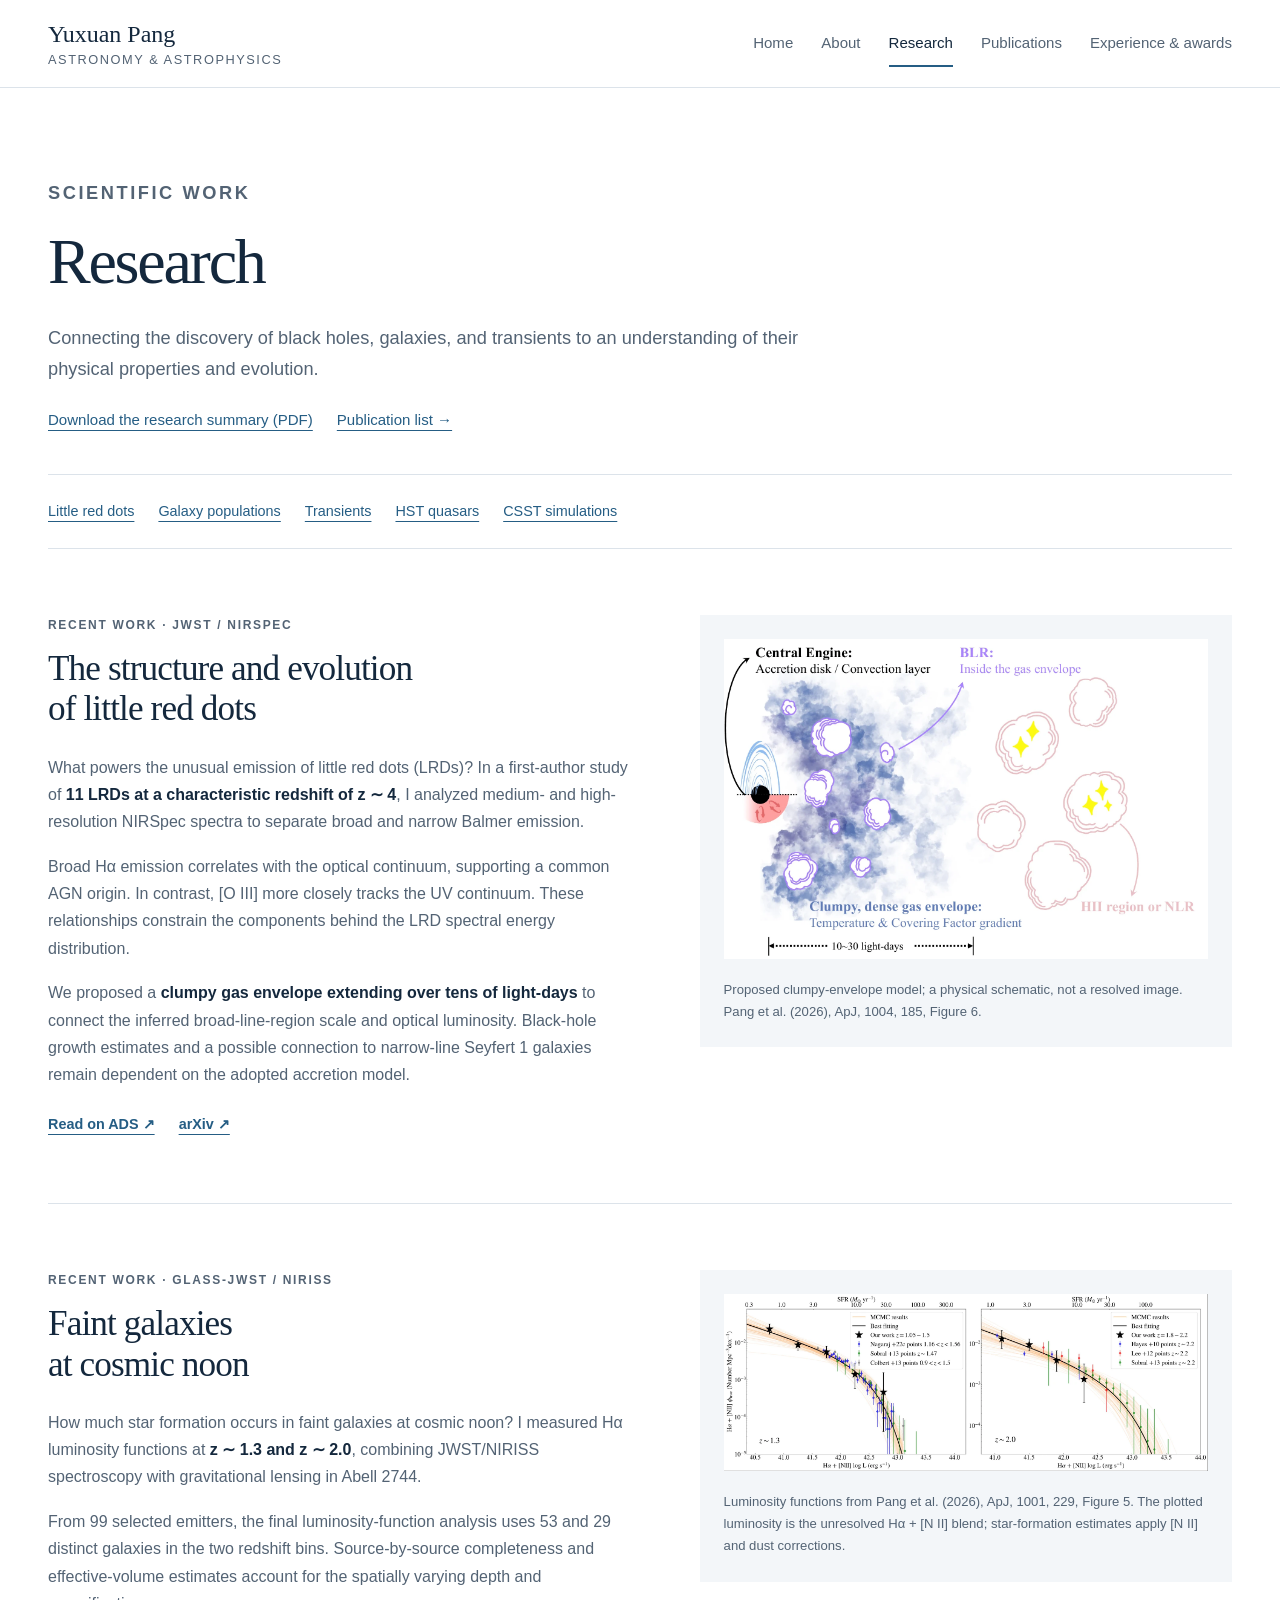
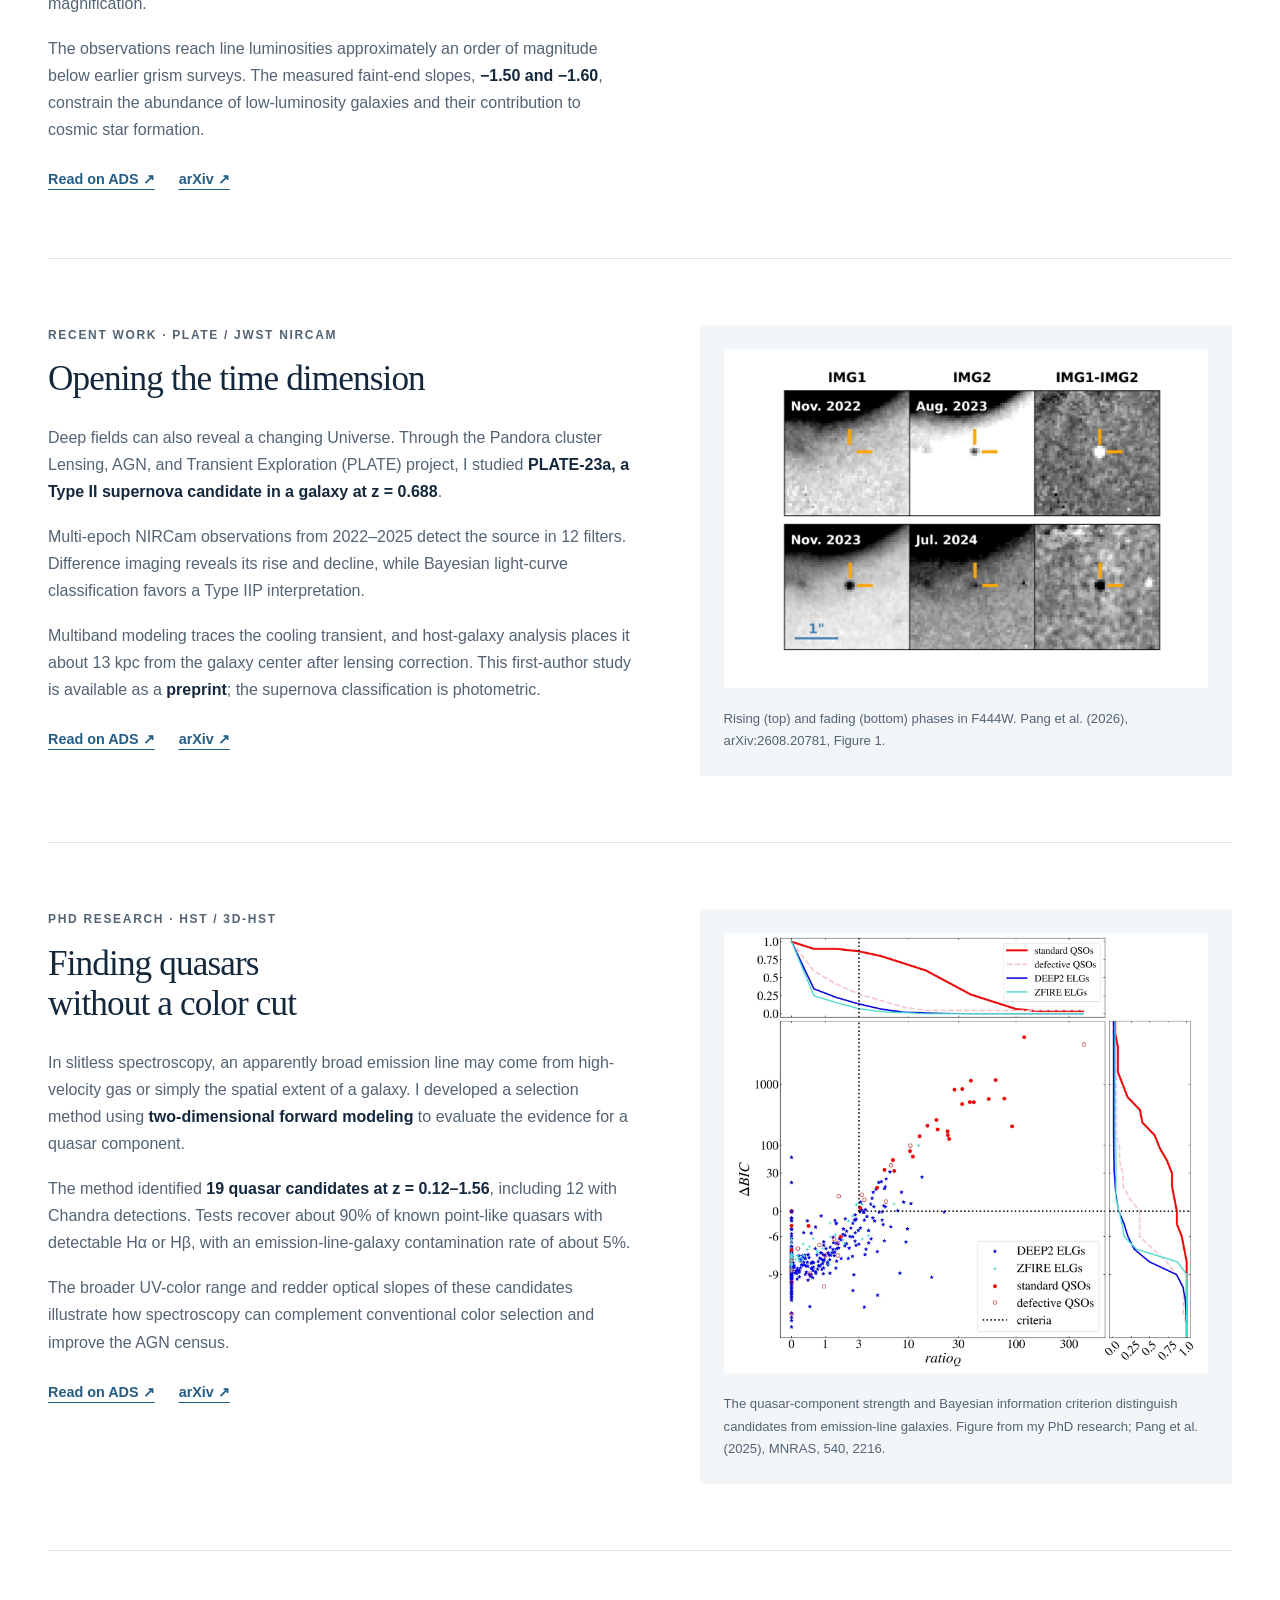
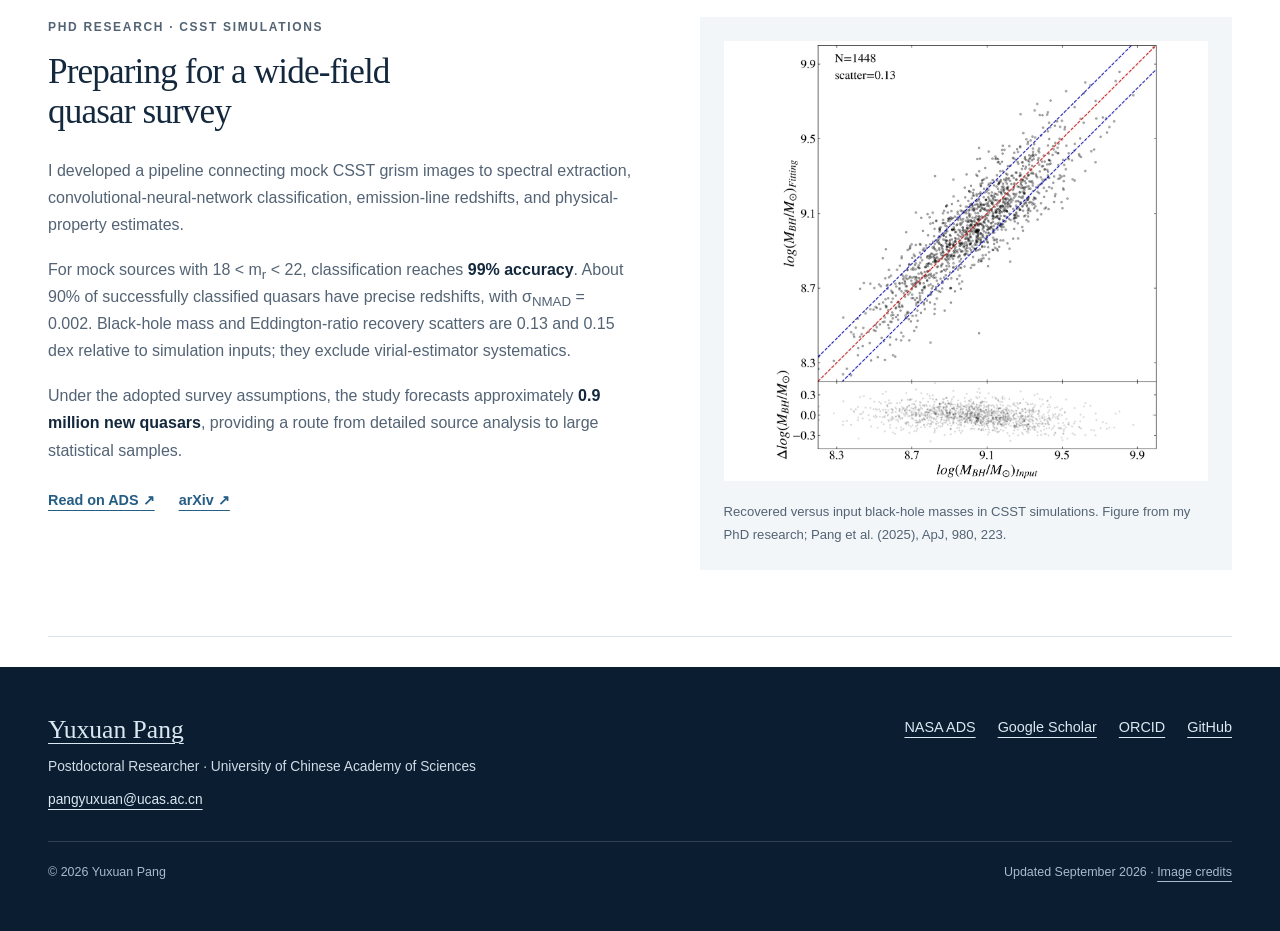
<file: research.html>
<!doctype html>
<html lang="en"><head><meta charset="utf-8"><meta name="viewport" content="width=device-width,initial-scale=1">
<title>Research | Yuxuan Pang</title><meta name="description" content="JWST little red dots, GLASS-JWST Hα luminosity functions, PLATE transients, HST quasar selection and CSST survey simulations.">
<meta name="theme-color" content="#0b1d30"><link rel="canonical" href="https://yuxuanpang.github.io/research.html">
<meta property="og:title" content="Research | Yuxuan Pang"><meta property="og:description" content="JWST little red dots, GLASS-JWST Hα luminosity functions, PLATE transients, HST quasar selection and CSST survey simulations."><meta property="og:type" content="website"><meta property="og:url" content="https://yuxuanpang.github.io/research.html">
<link rel="icon" href="assets/favicon.svg" type="image/svg+xml"><link rel="stylesheet" href="assets/site.css?v=20260914"><script src="assets/site.js" defer></script>
<script type="application/ld+json">{"@context": "https://schema.org", "@type": "Person", "name": "Yuxuan Pang", "url": "https://yuxuanpang.github.io/", "jobTitle": "Postdoctoral Researcher", "affiliation": {"@type": "CollegeOrUniversity", "name": "University of Chinese Academy of Sciences"}, "sameAs": ["https://orcid.org/0009-0005-3823-9302", "https://scholar.google.com/citations?user=sO5j1L8AAAAJ&hl=en", "https://github.com/yuxuanpang"]}</script></head>
<body><a class="skip-link" href="#main">Skip to content</a>
<header class="site-header"><div class="wrap header-inner">
<a class="brand" href="index.html">Yuxuan Pang<span>Astronomy &amp; Astrophysics</span></a>
<button class="menu-toggle" aria-controls="navigation" aria-expanded="false" type="button">Menu</button>
<nav class="navigation" id="navigation" aria-label="Main navigation"><a href="index.html">Home</a><a href="about.html">About</a><a href="research.html" aria-current="page">Research</a><a href="publications.html">Publications</a><a href="experience.html">Experience & awards</a></nav></div></header><main id="main"><div class="wrap"><section class="page-intro"><p class="eyebrow">Scientific work</p><h1>Research</h1><p>Connecting the discovery of black holes, galaxies, and transients to an understanding of their physical properties and evolution.</p><div class="actions"><a href="assets/documents/research-summary.pdf">Download the research summary (PDF)</a><a href="publications.html">Publication list →</a></div></section></div><div class="wrap"><nav class="research-jump" aria-label="Research topics"><a href="#lrd">Little red dots</a><a href="#glass">Galaxy populations</a><a href="#plate">Transients</a><a href="#hst">HST quasars</a><a href="#csst">CSST simulations</a></nav><article class="research-detail" id="lrd"><div><p class="eyebrow">Recent work · JWST / NIRSpec</p><h2>The structure and evolution<br>of little red dots</h2><p>What powers the unusual emission of little red dots (LRDs)? In a first-author study of <strong>11 LRDs at a characteristic redshift of z ∼ 4</strong>, I analyzed medium- and high-resolution NIRSpec spectra to separate broad and narrow Balmer emission.</p><p>Broad Hα emission correlates with the optical continuum, supporting a common AGN origin. In contrast, [O III] more closely tracks the UV continuum. These relationships constrain the components behind the LRD spectral energy distribution.</p><p>We proposed a <strong>clumpy gas envelope extending over tens of light-days</strong> to connect the inferred broad-line-region scale and optical luminosity. Black-hole growth estimates and a possible connection to narrow-line Seyfert 1 galaxies remain dependent on the adopted accretion model.</p><div class="paper-links"><a href="https://ui.adsabs.harvard.edu/abs/arXiv%3A2602.12548/abstract" aria-label="Read The Structure and Evolution of LRDs: Insights from JWST NIRSpec Medium- and High-resolution Spectroscopy at z ∼ 4 on NASA ADS">Read on ADS ↗</a><a href="https://arxiv.org/abs/2602.12548">arXiv ↗</a></div></div><figure><a href="assets/images/lrd-envelope.webp" aria-label="Open full-size figure: Proposed clumpy-envelope structure of a little red dot"><img src="assets/images/lrd-envelope.webp" alt="Proposed clumpy-envelope structure of a little red dot" loading="lazy" width="900" height="600"></a><figcaption>Proposed clumpy-envelope model; a physical schematic, not a resolved image. Pang et al. (2026), ApJ, 1004, 185, Figure 6.</figcaption></figure></article><article class="research-detail" id="glass"><div><p class="eyebrow">Recent work · GLASS-JWST / NIRISS</p><h2>Faint galaxies<br>at cosmic noon</h2><p>How much star formation occurs in faint galaxies at cosmic noon? I measured Hα luminosity functions at <strong>z ∼ 1.3 and z ∼ 2.0</strong>, combining JWST/NIRISS spectroscopy with gravitational lensing in Abell 2744.</p><p>From 99 selected emitters, the final luminosity-function analysis uses 53 and 29 distinct galaxies in the two redshift bins. Source-by-source completeness and effective-volume estimates account for the spatially varying depth and magnification.</p><p>The observations reach line luminosities approximately an order of magnitude below earlier grism surveys. The measured faint-end slopes, <strong>−1.50 and −1.60</strong>, constrain the abundance of low-luminosity galaxies and their contribution to cosmic star formation.</p><div class="paper-links"><a href="https://ui.adsabs.harvard.edu/abs/arXiv%3A2512.23157/abstract" aria-label="Read The GLASS-JWST Early Release Science Program. V. Hα Luminosity Functions at z ∼ 1.3 and z ∼ 2.0 on NASA ADS">Read on ADS ↗</a><a href="https://arxiv.org/abs/2512.23157">arXiv ↗</a></div></div><figure><a href="assets/images/glass-halpha.webp" aria-label="Open full-size figure: Two H-alpha luminosity functions measured in the GLASS-JWST survey"><img src="assets/images/glass-halpha.webp" alt="Two H-alpha luminosity functions measured in the GLASS-JWST survey" loading="lazy" width="900" height="600"></a><figcaption>Luminosity functions from Pang et al. (2026), ApJ, 1001, 229, Figure 5. The plotted luminosity is the unresolved Hα + [N II] blend; star-formation estimates apply [N II] and dust corrections.</figcaption></figure></article><article class="research-detail" id="plate"><div><p class="eyebrow">Recent work · PLATE / JWST NIRCam</p><h2>Opening the time dimension</h2><p>Deep fields can also reveal a changing Universe. Through the Pandora cluster Lensing, AGN, and Transient Exploration (PLATE) project, I studied <strong>PLATE-23a, a Type II supernova candidate in a galaxy at z = 0.688</strong>.</p><p>Multi-epoch NIRCam observations from 2022–2025 detect the source in 12 filters. Difference imaging reveals its rise and decline, while Bayesian light-curve classification favors a Type IIP interpretation.</p><p>Multiband modeling traces the cooling transient, and host-galaxy analysis places it about 13 kpc from the galaxy center after lensing correction. This first-author study is available as a <strong>preprint</strong>; the supernova classification is photometric.</p><div class="paper-links"><a href="https://ui.adsabs.harvard.edu/abs/arXiv%3A2608.20781/abstract" aria-label="Read Pandora cluster Lensing, AGN, and Transient Exploration (PLATE) from JWST Multi-Epoch Imaging. I. Discovery of a Type II Supernova Candidate in a Spiral Galaxy at z = 0.7 on NASA ADS">Read on ADS ↗</a><a href="https://arxiv.org/abs/2608.20781">arXiv ↗</a></div></div><figure><a href="assets/images/plate-discovery.webp" aria-label="Open full-size figure: F444W difference images show PLATE-23a brightening and fading"><img src="assets/images/plate-discovery.webp" alt="F444W difference images show PLATE-23a brightening and fading" loading="lazy" width="900" height="600"></a><figcaption>Rising (top) and fading (bottom) phases in F444W. Pang et al. (2026), arXiv:2608.20781, Figure 1.</figcaption></figure></article><article class="research-detail" id="hst"><div><p class="eyebrow">PhD research · HST / 3D-HST</p><h2>Finding quasars<br>without a color cut</h2><p>In slitless spectroscopy, an apparently broad emission line may come from high-velocity gas or simply the spatial extent of a galaxy. I developed a selection method using <strong>two-dimensional forward modeling</strong> to evaluate the evidence for a quasar component.</p><p>The method identified <strong>19 quasar candidates at z = 0.12–1.56</strong>, including 12 with Chandra detections. Tests recover about 90% of known point-like quasars with detectable Hα or Hβ, with an emission-line-galaxy contamination rate of about 5%.</p><p>The broader UV-color range and redder optical slopes of these candidates illustrate how spectroscopy can complement conventional color selection and improve the AGN census.</p><div class="paper-links"><a href="https://ui.adsabs.harvard.edu/abs/arXiv%3A2505.14025/abstract" aria-label="Read Quasar Identifications from the Slitless Spectra: A Test from 3D-HST on NASA ADS">Read on ADS ↗</a><a href="https://arxiv.org/abs/2505.14025">arXiv ↗</a></div></div><figure><a href="assets/images/hst-selection.webp" aria-label="Open full-size figure: HST quasar selection in quasar-component strength versus delta BIC"><img src="assets/images/hst-selection.webp" alt="HST quasar selection in quasar-component strength versus delta BIC" loading="lazy" width="900" height="600"></a><figcaption>The quasar-component strength and Bayesian information criterion distinguish candidates from emission-line galaxies. Figure from my PhD research; Pang et al. (2025), MNRAS, 540, 2216.</figcaption></figure></article><article class="research-detail" id="csst"><div><p class="eyebrow">PhD research · CSST simulations</p><h2>Preparing for a wide-field<br>quasar survey</h2><p>I developed a pipeline connecting mock CSST grism images to spectral extraction, convolutional-neural-network classification, emission-line redshifts, and physical-property estimates.</p><p>For mock sources with 18 &lt; m<sub>r</sub> &lt; 22, classification reaches <strong>99% accuracy</strong>. About 90% of successfully classified quasars have precise redshifts, with σ<sub>NMAD</sub> = 0.002. Black-hole mass and Eddington-ratio recovery scatters are 0.13 and 0.15 dex relative to simulation inputs; they exclude virial-estimator systematics.</p><p>Under the adopted survey assumptions, the study forecasts approximately <strong>0.9 million new quasars</strong>, providing a route from detailed source analysis to large statistical samples.</p><div class="paper-links"><a href="https://ui.adsabs.harvard.edu/abs/arXiv%3A2501.12665/abstract" aria-label="Read A Pilot Study for the CSST Slitless Spectroscopic Quasar Survey Based on Mock Data on NASA ADS">Read on ADS ↗</a><a href="https://arxiv.org/abs/2501.12665">arXiv ↗</a></div></div><figure><a href="assets/images/csst-masses.webp" aria-label="Open full-size figure: Black-hole masses recovered from CSST mock spectra compared with input masses"><img src="assets/images/csst-masses.webp" alt="Black-hole masses recovered from CSST mock spectra compared with input masses" loading="lazy" width="900" height="600"></a><figcaption>Recovered versus input black-hole masses in CSST simulations. Figure from my PhD research; Pang et al. (2025), ApJ, 980, 223.</figcaption></figure></article></div></main><footer class="site-footer"><div class="wrap"><div class="footer-top">
<div><a class="footer-name" href="about.html">Yuxuan Pang</a><p>Postdoctoral Researcher · University of Chinese Academy of Sciences</p>
<p><a href="mailto:pangyuxuan@ucas.ac.cn">pangyuxuan@ucas.ac.cn</a></p></div>
<div class="footer-links"><a href="https://ui.adsabs.harvard.edu/search/q=orcid%3A0009-0005-3823-9302&sort=date%20desc">NASA ADS</a><a href="https://scholar.google.com/citations?user=sO5j1L8AAAAJ&hl=en">Google Scholar</a><a href="https://orcid.org/0009-0005-3823-9302">ORCID</a><a href="https://github.com/yuxuanpang">GitHub</a></div></div>
<div class="footer-bottom"><span>© 2026 Yuxuan Pang</span><span>Updated September 2026 · <a href="credits.html">Image credits</a></span></div></div></footer></body></html>
</file>
<file: assets/site.css>
:root{--ink:#14283d;--muted:#536374;--blue:#255d84;--navy:#0b1d30;--line:#dce3ea;--paper:#fff;--wash:#f3f6f9;--accent:#a9c9df;--serif:Georgia,'Times New Roman',serif;--sans:Inter,-apple-system,BlinkMacSystemFont,'Segoe UI',sans-serif}
*{box-sizing:border-box}html{scroll-behavior:smooth;scroll-padding-top:100px}body{margin:0;color:var(--ink);background:var(--paper);font:1rem/1.7 var(--sans)}img{max-width:100%;height:auto;display:block}a{color:var(--blue);text-decoration-thickness:1px;text-underline-offset:5px}a:hover{color:#143a58}a:focus-visible,button:focus-visible,summary:focus-visible{outline:3px solid #bc7c21;outline-offset:5px}button{font:inherit}h1,h2,h3,p,figure{margin:0}h1,h2,h3{font-weight:400}h1,h2,h3{font-family:var(--serif);line-height:1.15}p+p{margin-top:1.1rem}h1{font-size:clamp(2.6rem,5vw,4.4rem);letter-spacing:-.035em}h2{font-size:clamp(2rem,3.2vw,3rem);letter-spacing:-.025em}h3{font-size:1.65rem}sup,sub{line-height:0}.wrap{width:min(1200px,calc(100% - 96px));margin-inline:auto}.skip-link{position:fixed;top:-100px;left:16px;padding:10px 20px;background:white;z-index:100}.skip-link:focus{top:12px}.site-header{height:88px;border-bottom:1px solid var(--line);background:#fff;position:relative;z-index:10}.header-inner{height:100%;display:flex;align-items:center;justify-content:space-between;gap:2rem}.brand{font:1.5rem var(--serif);text-decoration:none;color:var(--ink);white-space:nowrap}.brand span{font: .8rem var(--sans);letter-spacing:.12em;text-transform:uppercase;display:block;margin-top:4px;color:var(--muted)}.navigation{display:flex;align-items:center;gap:28px}.navigation a{text-decoration:none;color:var(--muted);font-size:.94rem;padding:10px 0;border-bottom:2px solid transparent}.navigation a:hover,.navigation a[aria-current=page]{color:var(--ink);border-color:var(--blue)}.menu-toggle{display:none;border:1px solid var(--line);background:transparent;padding:8px 13px;color:inherit}.home .site-header{background:var(--navy);border-color:#ffffff26}.home .brand,.home .navigation a{color:#f6f8fb}.home .brand span{color:#b4c4d4}.home .navigation a[aria-current=page],.home .navigation a:hover{border-color:var(--accent)}
.hero{position:relative;min-height:610px;background:var(--navy);color:#fff;isolation:isolate;overflow:hidden}.hero-image{position:absolute;inset:0 0 0 auto;width:76%;height:100%;object-fit:cover;object-position:58% 50%;z-index:-2}.hero:after{content:'';position:absolute;inset:0;z-index:-1;background:linear-gradient(90deg,#0b1d30 8%,#0b1d30eb 30%,#0b1d3090 53%,#0b1d300c 100%),linear-gradient(0deg,#0b1d3080,transparent 40%)}.hero-content{padding:94px 0 114px;max-width:680px}.eyebrow{font-size:.8rem;font-weight:600;text-transform:uppercase;letter-spacing:.14em;color:var(--muted);margin-bottom:22px}.hero .eyebrow{color:#b9d0e1}.hero h1{font-size:clamp(4rem,7.5vw,6.6rem);letter-spacing:-.045em;margin-bottom:24px}.hero .lead{font:clamp(1.6rem,2.4vw,2rem)/1.4 var(--serif);max-width:600px;color:#edf3f8}.hero .affiliation{color:#d0dbe5;margin-top:22px;max-width:420px;font-size:1rem}.actions{display:flex;flex-wrap:wrap;gap:14px 24px;align-items:center;margin-top:32px}.button{display:inline-flex;align-items:center;justify-content:center;gap:18px;text-decoration:none;padding:12px 21px;background:var(--blue);color:white;border:1px solid var(--blue);font-size:.94rem}.button:hover{background:#174667;color:white}.hero .button{background:#e9f0f6;color:#102b43;border-color:#e9f0f6}.hero .button:hover{background:#fff}.hero .text-link{color:#e4edf4}.image-credit{position:absolute;bottom:20px;right:48px;max-width:360px;font-size:.75rem;color:#ecf1f6;line-height:1.6;text-align:right}.image-credit a{color:inherit}.section-index{display:grid;grid-template-columns:repeat(4,1fr);border-bottom:1px solid var(--line)}.index-link{display:flex;flex-direction:column;text-decoration:none;color:var(--ink);padding:32px 28px 32px 0;position:relative;gap:8px}.index-link+.index-link{padding-left:28px;border-left:1px solid var(--line)}.index-link .number{font-size:.75rem;color:var(--muted);letter-spacing:.12em}.index-link strong{font:1.55rem var(--serif)}.index-link .index-description{font-size:.86rem;color:var(--muted);line-height:1.6}.index-link:hover{background:var(--wash)}.index-link .arrow{position:absolute;top:34px;right:20px;font-size:1.2rem;color:var(--blue)}.section-space{padding-block:88px}.section-top{display:flex;justify-content:space-between;gap:32px;align-items:end;margin-bottom:38px}.section-top p{color:var(--muted);max-width:510px;margin-top:16px}.research-grid{display:grid;grid-template-columns:repeat(3,1fr);gap:30px}.research-card{border-top:1px solid var(--line);padding-top:24px}.research-card figure{height:218px;background:var(--wash);padding:20px;display:flex;align-items:center;justify-content:center;margin-bottom:23px}.research-card figure img{width:100%;height:100%;object-fit:contain}.research-card .eyebrow{margin-bottom:12px;font-size:.75rem;letter-spacing:.08em}.research-card h3{font-size:1.6rem;margin-bottom:14px}.research-card h3 a{color:inherit;text-decoration:none}.research-card p{font-size:.95rem;color:var(--muted)}.research-card .text-link{display:inline-block;margin-top:20px;font-size:.9rem}.callout{background:var(--wash);padding:42px 48px;margin-top:56px;display:flex;align-items:center;justify-content:space-between;gap:32px}.callout h3{margin-bottom:10px}.callout p{color:var(--muted);max-width:650px}.callout .button{flex-shrink:0}.page-intro{padding:66px 0 42px;border-bottom:1px solid var(--line)}.page-intro .eyebrow{margin-bottom:16px}.page-intro p{max-width:760px;color:var(--muted);font-size:1.14rem;margin-top:24px}.page-intro .actions{margin-top:22px;font-size:.94rem}.profile-grid{display:grid;grid-template-columns:300px 1fr;gap:84px}.profile-photo{width:100%;aspect-ratio:3/4;object-fit:cover;object-position:center 35%}.profile-caption{font-size:.82rem;color:var(--muted);margin-top:16px}.profile-content>p{font-size:1.12rem}.profile-content h2{font-size:2rem;margin:42px 0 22px}.contact-list{display:grid;gap:10px;margin-top:24px;font-size:.94rem;overflow-wrap:anywhere}.timeline{margin:0;padding:0;list-style:none}.timeline li{border-top:1px solid var(--line);padding:22px 0;display:grid;grid-template-columns:132px 1fr;gap:24px}.timeline .date{font-size:.85rem;color:var(--muted)}.timeline h3{font-size:1.25rem;margin-bottom:6px}.timeline p{font-size:.94rem;color:var(--muted);margin-top:0}.small-note{font-size:.85rem;color:var(--muted)}.research-jump{display:flex;gap:12px 24px;flex-wrap:wrap;padding:24px 0;border-bottom:1px solid var(--line);font-size:.9rem}.research-detail{display:grid;grid-template-columns:minmax(0,1.1fr) minmax(0,1fr);gap:66px;padding:66px 0;border-bottom:1px solid var(--line);align-items:start;scroll-margin-top:32px}.research-detail h2{font-size:2.2rem;margin-bottom:24px}.research-detail .eyebrow{margin-bottom:14px;font-size:.75rem}.research-detail p{color:var(--muted)}.research-detail strong{color:var(--ink);font-weight:600}.research-detail figure{background:var(--wash);padding:24px}.research-detail figure img{width:100%;max-height:440px;object-fit:contain;background:white}.research-detail figcaption{font-size:.82rem;color:var(--muted);margin-top:20px}.paper-links{display:flex;flex-wrap:wrap;gap:24px;margin-top:24px;font-size:.9rem}.paper-links a{font-weight:600}.publication-section{padding:48px 0}.publication-section+.publication-section{padding-top:0}.publication-section h2{font-size:2rem;padding-bottom:26px;border-bottom:1px solid var(--line)}.publication-list{list-style:none;padding:0;margin:0}.publication{padding:28px 0;border-bottom:1px solid var(--line);display:grid;grid-template-columns:85px 1fr 92px;gap:22px}.pub-year{font:1.35rem var(--serif);color:var(--muted)}.publication h3{font:1.22rem/1.5 var(--serif);margin-bottom:10px}.publication h3 a{color:var(--ink);text-decoration:none}.publication h3 a:hover{text-decoration:underline}.pub-authors{font-size:.9rem;color:var(--muted);line-height:1.6}.pub-venue{font-size:.87rem;color:var(--muted);margin-top:7px!important}.publication .ads-link{align-self:start;border:1px solid var(--line);padding:5px 12px;text-decoration:none;text-align:center;font-size:.88rem;white-space:nowrap}.badge{display:inline-block;font: .72rem var(--sans);padding:3px 8px;border:1px solid var(--line);margin-left:9px;vertical-align:middle;color:var(--muted)}.experience-nav{margin-bottom:10px}.experience-block{padding:50px 0;border-bottom:1px solid var(--line)}.experience-block h2{margin-bottom:28px;font-size:2.2rem}.observatories{display:grid;grid-template-columns:repeat(3,1fr);gap:30px}.observatory{border-top:2px solid var(--ink);padding:25px 0}.observatory strong{font:3.3rem var(--serif);display:block;margin-bottom:10px}.observatory strong span{font:1rem var(--sans);color:var(--muted)}.observatory h3{font-size:1.5rem;margin-bottom:8px}.observatory p{font-size:.92rem;color:var(--muted)}.details-grid{display:grid;grid-template-columns:1fr 1fr;gap:64px}.plain-list{list-style:none;margin:0;padding:0}.plain-list li{padding:18px 0;border-bottom:1px solid var(--line)}.plain-list li:last-child{border:0}.plain-list h3{font:1.05rem/1.5 var(--sans);font-weight:600}.plain-list p{margin-top:7px;font-size:.93rem;color:var(--muted)}.site-footer{background:var(--navy);color:#d0dce7;padding:48px 0;margin-top:30px}.footer-top{display:flex;justify-content:space-between;gap:32px}.footer-name{font:1.6rem var(--serif);color:#fff}.footer-top p{font-size:.86rem;margin-top:9px}.footer-links{display:flex;gap:22px;flex-wrap:wrap;align-content:start;font-size:.9rem}.site-footer a{color:#dae8f2}.footer-bottom{border-top:1px solid #ffffff26;margin-top:30px;padding-top:20px;display:flex;justify-content:space-between;gap:24px;font-size:.78rem;color:#a7bbce}.footer-bottom a{color:inherit}.credits{max-width:760px}.credits h2{margin:38px 0 20px;font-size:1.8rem}.credits p,.credits li{color:var(--muted)}.credits ul{padding-left:22px}.no-top-border{border-top:0}
@media(min-width:1500px){.hero{min-height:660px}.hero-content{padding-top:118px}}
@media(max-width:1000px){.wrap{width:calc(100% - 56px)}.navigation{gap:18px}.navigation a{font-size:.86rem}.hero-content{max-width:570px}.hero-image{width:90%}.hero:after{background:linear-gradient(90deg,#0b1d30f7 5%,#0b1d30d9 40%,#0b1d3040 100%)}.hero h1{font-size:5rem}.image-credit{right:28px}.research-grid{gap:22px}.research-card figure{height:175px}.profile-grid{gap:40px;grid-template-columns:240px 1fr}.research-detail{gap:36px}.index-link{padding-right:12px}.index-link+.index-link{padding-left:18px}.index-link strong{font-size:1.3rem}.index-description{max-width:150px}.details-grid{gap:40px}}
@media(max-width:760px){.wrap{width:calc(100% - 40px)}.site-header{height:auto;min-height:80px}.header-inner{flex-wrap:wrap;gap:0;padding-block:16px}.brand{font-size:1.3rem}.brand span{font-size:.7rem}.navigation{width:100%;flex-wrap:wrap;gap:3px 20px;margin-top:16px}.navigation a{font-size:.94rem}.js .menu-toggle{display:block}.js .navigation{display:none}.js .navigation.is-open{display:flex;padding-bottom:8px}.home .menu-toggle{border-color:#71879d;color:#f6f8fb}.hero{min-height:600px}.hero-image{width:100%;object-position:65% center}.hero-content{padding:66px 0 110px}.hero h1{font-size:clamp(3.5rem,12vw,5rem)}.hero .lead{font-size:1.6rem}.hero .eyebrow{font-size:.72rem}.hero .affiliation{font-size:.92rem;max-width:290px}.hero .actions{gap:20px}.image-credit{bottom:16px;left:20px;right:20px;text-align:left;font-size:.7rem;max-width:330px}.section-index{grid-template-columns:1fr 1fr}.index-link,.index-link+.index-link{padding:23px 16px}.index-link:nth-child(3){border-left:0}.index-link:nth-child(-n+2){border-bottom:1px solid var(--line)}.index-link strong{font-size:1.3rem}.index-link .arrow{top:22px;right:13px}.section-space{padding-block:52px}.section-top{display:block;margin-bottom:28px}.section-top>a{display:inline-block;margin-top:22px}.research-grid{grid-template-columns:1fr;gap:40px}.research-card figure{height:260px}.research-card h3{font-size:1.75rem}.callout{padding:28px;display:block;margin-top:40px}.callout .button{margin-top:24px}.page-intro{padding:44px 0 30px}.page-intro p{font-size:1.03rem}.profile-grid{grid-template-columns:1fr;gap:32px}.profile-sidebar{display:grid;grid-template-columns:150px 1fr;gap:24px;align-items:start}.profile-caption{margin:0}.profile-sidebar .contact-list{grid-column:1/-1;display:flex;flex-wrap:wrap;gap:12px 24px;margin:0}.profile-content>p{font-size:1.03rem}.timeline li{grid-template-columns:100px 1fr;gap:12px}.timeline .date{font-size:.8rem}.research-detail{grid-template-columns:1fr;gap:28px;padding:42px 0}.research-detail h2{font-size:2rem}.research-detail figure{padding:16px}.research-jump{gap:12px 18px}.publication{grid-template-columns:1fr auto;gap:8px 16px;padding:24px 0}.pub-year{grid-column:1;font: .88rem var(--sans)}.pub-body{grid-column:1/-1;grid-row:2}.publication .ads-link{grid-column:2;grid-row:1;margin-bottom:8px}.publication h3{font-size:1.2rem}.observatories{grid-template-columns:1fr;gap:10px}.observatory{padding:22px 0;display:grid;grid-template-columns:90px 1fr;gap:4px 22px}.observatory strong{grid-row:1/3;font-size:2.8rem}.observatory strong span{display:block;font-size:.85rem}.observatory p{grid-column:2}.details-grid{grid-template-columns:1fr;gap:12px}.experience-block{padding-block:36px}.footer-top,.footer-bottom{flex-direction:column;gap:20px}.footer-links{gap:12px 22px}.site-footer{padding-block:36px}.footer-bottom{margin-top:24px}}
@media(prefers-reduced-motion:reduce){html{scroll-behavior:auto}*{animation:none!important;transition:none!important}}
@media print{.site-header,.site-footer,.menu-toggle,.hero-image,.image-credit,.actions{display:none}.wrap{width:100%}.hero{min-height:0;background:white;color:black}.hero-content{padding:24px 0}.hero:after{display:none}.hero .lead,.hero .affiliation{color:black}.research-detail,.publication,.timeline li{break-inside:avoid}.section-space{padding:24px 0}a{color:inherit}.page-intro{padding-top:0}}
</file>
